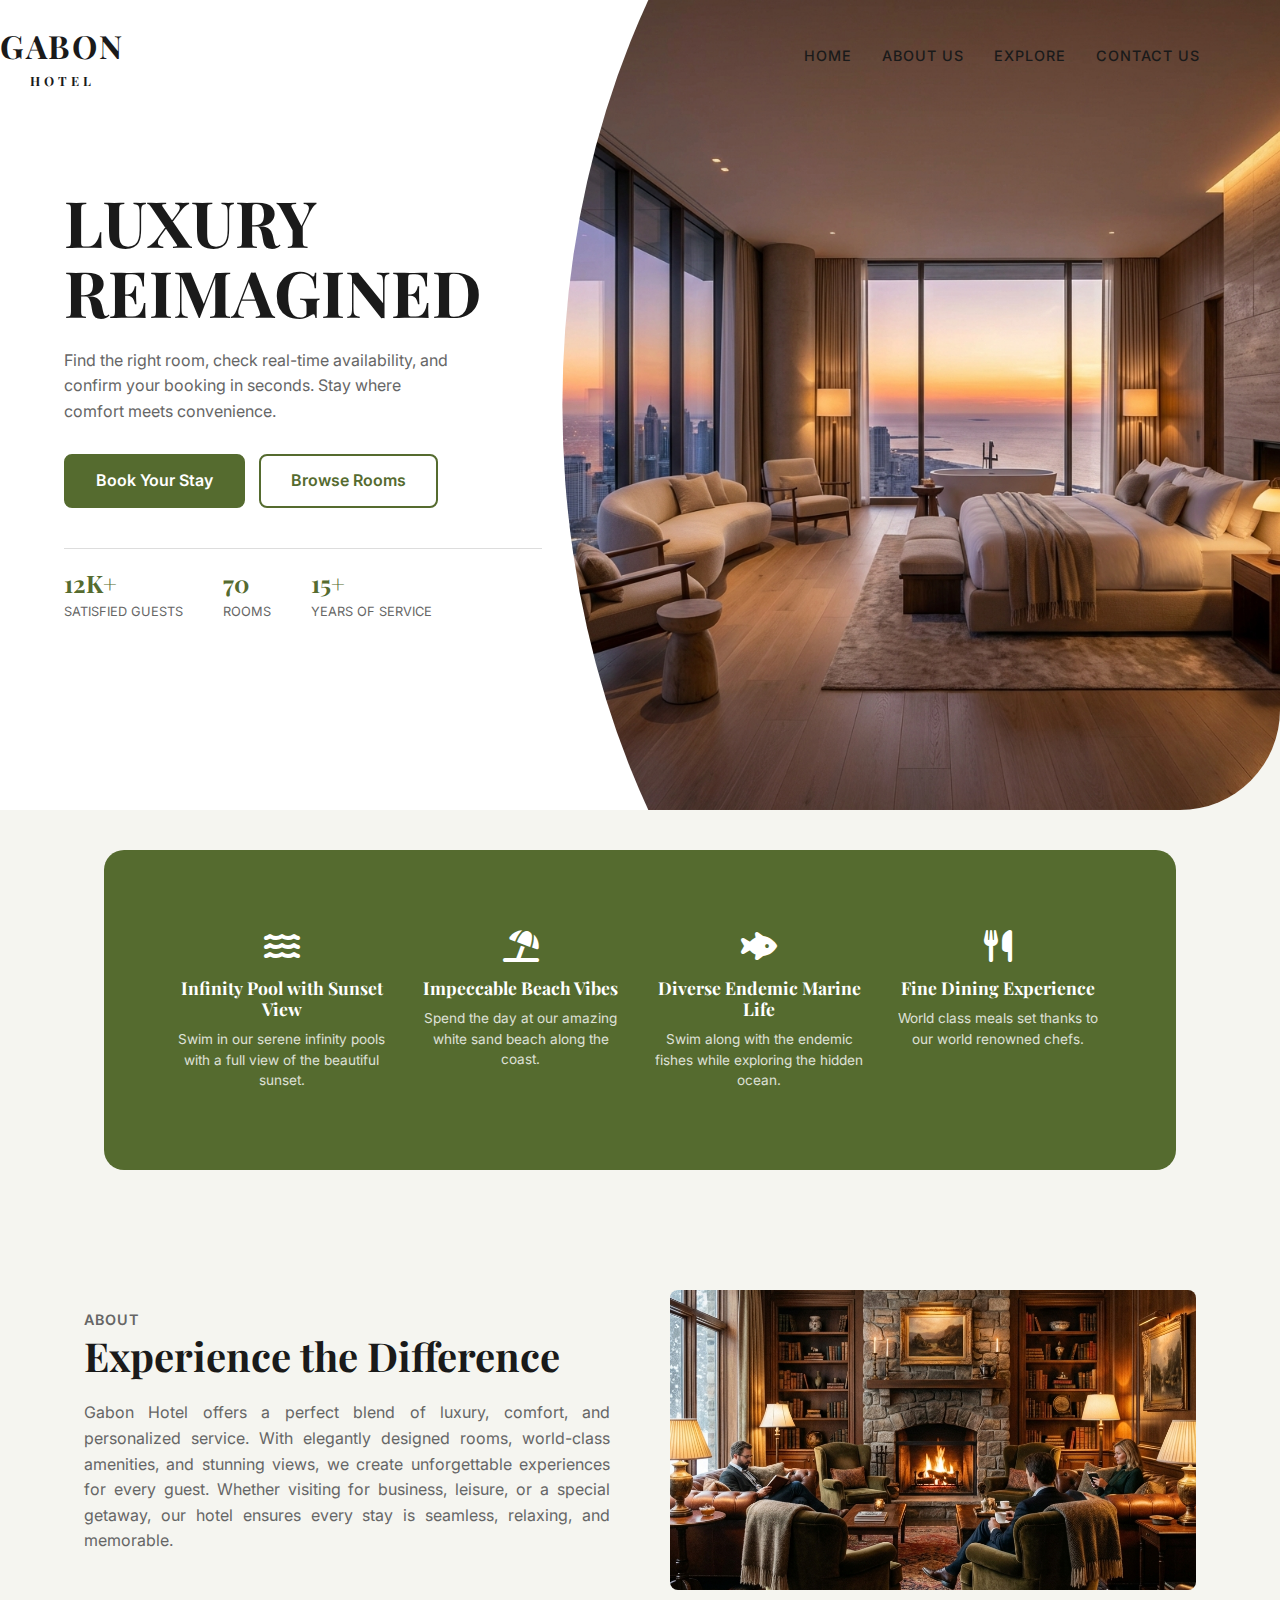
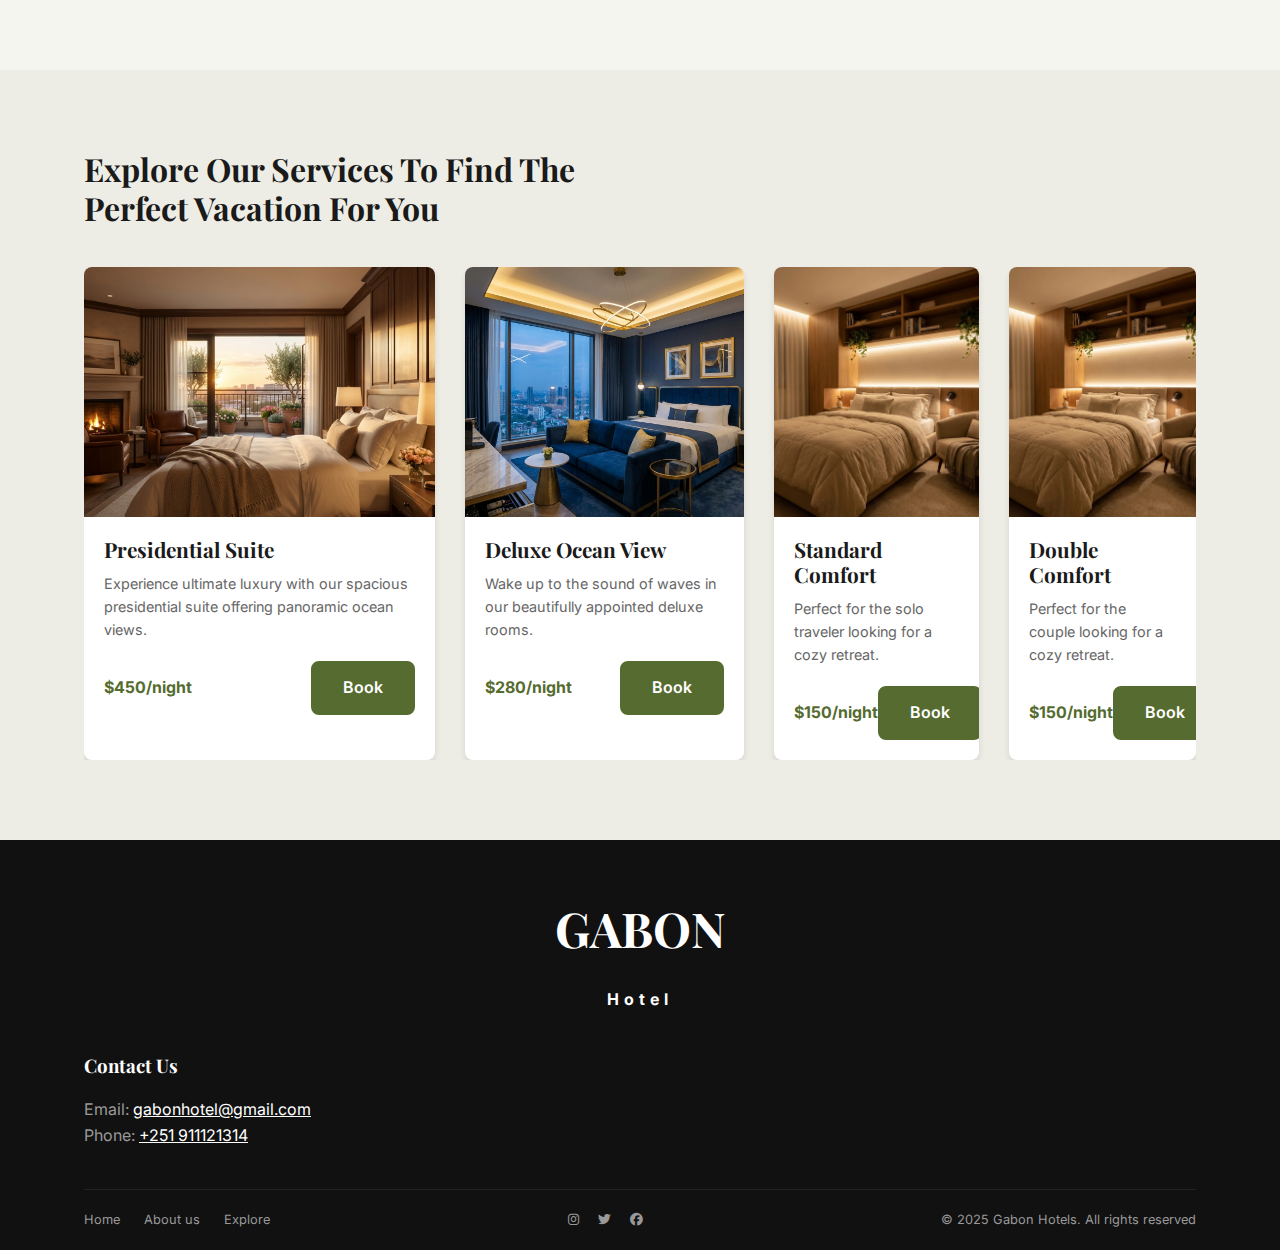
<file: index.html>
<!DOCTYPE html>
<html lang="en">
  <head>
    <meta charset="UTF-8" />
    <meta name="viewport" content="width=device-width, initial-scale=1.0" />
    <title>Gabon Hotel - Luxury Reimagined</title>
    <link rel="preconnect" href="https://fonts.googleapis.com" />
    <link rel="preconnect" href="https://fonts.gstatic.com" crossorigin />
    <link
      href="https://fonts.googleapis.com/css2?family=Inter:wght@400;500;600&family=Playfair+Display:ital,wght@0,400;0,700;1,400&display=swap"
      rel="stylesheet"
    />
    <link
      rel="stylesheet"
      href="https://cdnjs.cloudflare.com/ajax/libs/font-awesome/6.4.0/css/all.min.css"
    />
    <link rel="stylesheet" href="css/style.css" />
  </head>

  <body>
    <!-- Navbar -->
    <nav class="navbar container">
      <a href="index.html" class="logo"
        >Gabon<br /><span
          style="
            font-size: 0.8rem;
            letter-spacing: 4px;
            display: block;
            text-align: center;
          "
          >Hotel</span
        ></a
      >

      <div class="nav-links">
        <a href="index.html">Home</a>
        <a href="#about">About us</a>
        <a href="#explore">Explore</a>
        <a href="#contact">Contact Us</a>
      </div>
    </nav>

    <!-- Hero Section -->
    <header class="hero">
      <div class="hero-content">
        <h1>LUXURY<br />REIMAGINED</h1>
        <p>
          Find the right room, check real-time availability, and confirm your
          booking in seconds. Stay where comfort meets convenience.
        </p>

        <div style="margin-bottom: 30px">
          <a href="booking.html" class="btn">Book Your Stay</a>
          <a href="#explore" class="btn btn-outline" style="margin-left: 10px"
            >Browse Rooms</a
          >
        </div>

        <div class="hero-stats">
          <div class="stat-item">
            <h3>12K+</h3>
            <span>Satisfied Guests</span>
          </div>
          <div class="stat-item">
            <h3>70</h3>
            <span>Rooms</span>
          </div>
          <div class="stat-item">
            <h3>15+</h3>
            <span>Years of Service</span>
          </div>
        </div>
      </div>
      <div class="hero-image">
        <img src="images/hero_bg.png" alt="Luxury Hotel Room View" />
      </div>
    </header>

    <!-- Features -->
    <div class="container">
      <section class="features">
        <div class="features-grid container">
          <div class="feature-item">
            <i class="fa-solid fa-water"></i>
            <h4>Infinity Pool with Sunset View</h4>
            <p>
              Swim in our serene infinity pools with a full view of the
              beautiful sunset.
            </p>
          </div>
          <div class="feature-item">
            <i class="fa-solid fa-umbrella-beach"></i>
            <h4>Impeccable Beach Vibes</h4>
            <p>
              Spend the day at our amazing white sand beach along the coast.
            </p>
          </div>
          <div class="feature-item">
            <i class="fa-solid fa-fish-fins"></i>
            <h4>Diverse Endemic Marine Life</h4>
            <p>
              Swim along with the endemic fishes while exploring the hidden
              ocean.
            </p>
          </div>
          <div class="feature-item">
            <i class="fa-solid fa-utensils"></i>
            <h4>Fine Dining Experience</h4>
            <p>World class meals set thanks to our world renowned chefs.</p>
          </div>
        </div>
      </section>

      <!-- About -->
      <section id="about" class="about">
        <div class="about-container">
          <div class="about-text">
            <span
              style="
                text-transform: uppercase;
                font-weight: 600;
                font-size: 0.9rem;
                letter-spacing: 1px;
                color: var(--text-gray);
              "
              >About</span
            >
            <h2>Experience the Difference</h2>
            <p>
              Gabon Hotel offers a perfect blend of luxury, comfort, and
              personalized service. With elegantly designed rooms, world-class
              amenities, and stunning views, we create unforgettable experiences
              for every guest. Whether visiting for business, leisure, or a
              special getaway, our hotel ensures every stay is seamless,
              relaxing, and memorable.
            </p>
          </div>
          <div class="about-images">
            <img
              src="images/feature_about.png"
              alt="Hotel Interior"
              style="grid-column: span 2"
            />
          </div>
        </div>
      </section>
    </div>

    <section id="explore" class="services">
      <div class="container">
        <h2 class="section-title">
          Explore Our Services To Find The Perfect Vacation For You
        </h2>
        <div
          class="service-grid"
          style="
            display: flex;
            flex-wrap: nowrap;
            gap: 30px;
            overflow-x: auto;
            scroll-behavior: smooth;
            -webkit-overflow-scrolling: touch;
            width: 100%;
          "
        >
          <div class="service-card">
            <img src="images/room_suite.png" alt="Suite" />
            <div class="service-content">
              <h3>Presidential Suite</h3>
              <p>
                Experience ultimate luxury with our spacious presidential suite
                offering panoramic ocean views.
              </p>
              <div class="service-footer">
                <span class="price">$450/night</span>
                <a href="booking.html" class="btn">Book</a>
              </div>
            </div>
          </div>
          <div class="service-card">
            <img src="images/room_deluxe.png" alt="Deluxe Room" />
            <div class="service-content">
              <h3>Deluxe Ocean View</h3>
              <p>
                Wake up to the sound of waves in our beautifully appointed
                deluxe rooms.
              </p>
              <div class="service-footer">
                <span class="price">$280/night</span>
                <a href="booking.html" class="btn">Book</a>
              </div>
            </div>
          </div>
          <div class="service-card">
            <img src="images/room_standard.png" alt="Standard Room" />
            <div class="service-content">
              <h3>Standard Comfort</h3>
              <p>Perfect for the solo traveler looking for a cozy retreat.</p>
              <div class="service-footer">
                <span class="price">$150/night</span>
                <a href="booking.html" class="btn">Book</a>
              </div>
            </div>
          </div>

          <div class="service-card">
            <img src="images/room_standard.png" alt="Double Room" />
            <div class="service-content">
              <h3>Double Comfort</h3>
              <p>Perfect for the couple looking for a cozy retreat.</p>
              <div class="service-footer">
                <span class="price">$150/night</span>
                <a href="booking.html" class="btn">Book</a>
              </div>
            </div>
          </div>
        </div>
      </div>
    </section>
    <footer id="contact">
      <div class="container">
        <div class="text-center" style="margin-bottom: 40px">
          <h2 style="color: #fff; font-size: 3rem">
            GABON<br /><span
              style="
                font-size: 1rem;
                letter-spacing: 5px;
                font-family: var(--font-body);
              "
              >Hotel</span
            >
          </h2>
        </div>

        <div class="footer-content">
          <div class="contact-section">
            <h3>Contact Us</h3>
            <p>
              Email:
              <a
                href="mailto:info@gabonhotel.com"
                style="color: #fff; text-decoration: underline"
                >gabonhotel@gmail.com</a
              >
            </p>
            <p>
              Phone:
              <a
                href="tel:+1234567890"
                style="color: #fff; text-decoration: underline"
                >+251 911121314</a
              >
            </p>
          </div>
        </div>

        <div class="footer-bottom">
          <div class="links">
            <a href="#" style="margin-right: 20px">Home</a>
            <a href="#about" style="margin-right: 20px">About us</a>
            <a href="#explore">Explore</a>
          </div>
          <div>
            <i class="fa-brands fa-instagram" style="margin-right: 15px"></i>
            <i class="fa-brands fa-twitter" style="margin-right: 15px"></i>
            <i class="fa-brands fa-facebook"></i>
          </div>
          <div>© 2025 Gabon Hotels. All rights reserved</div>
        </div>
      </div>
    </footer>
  </body>
</html>
</file>
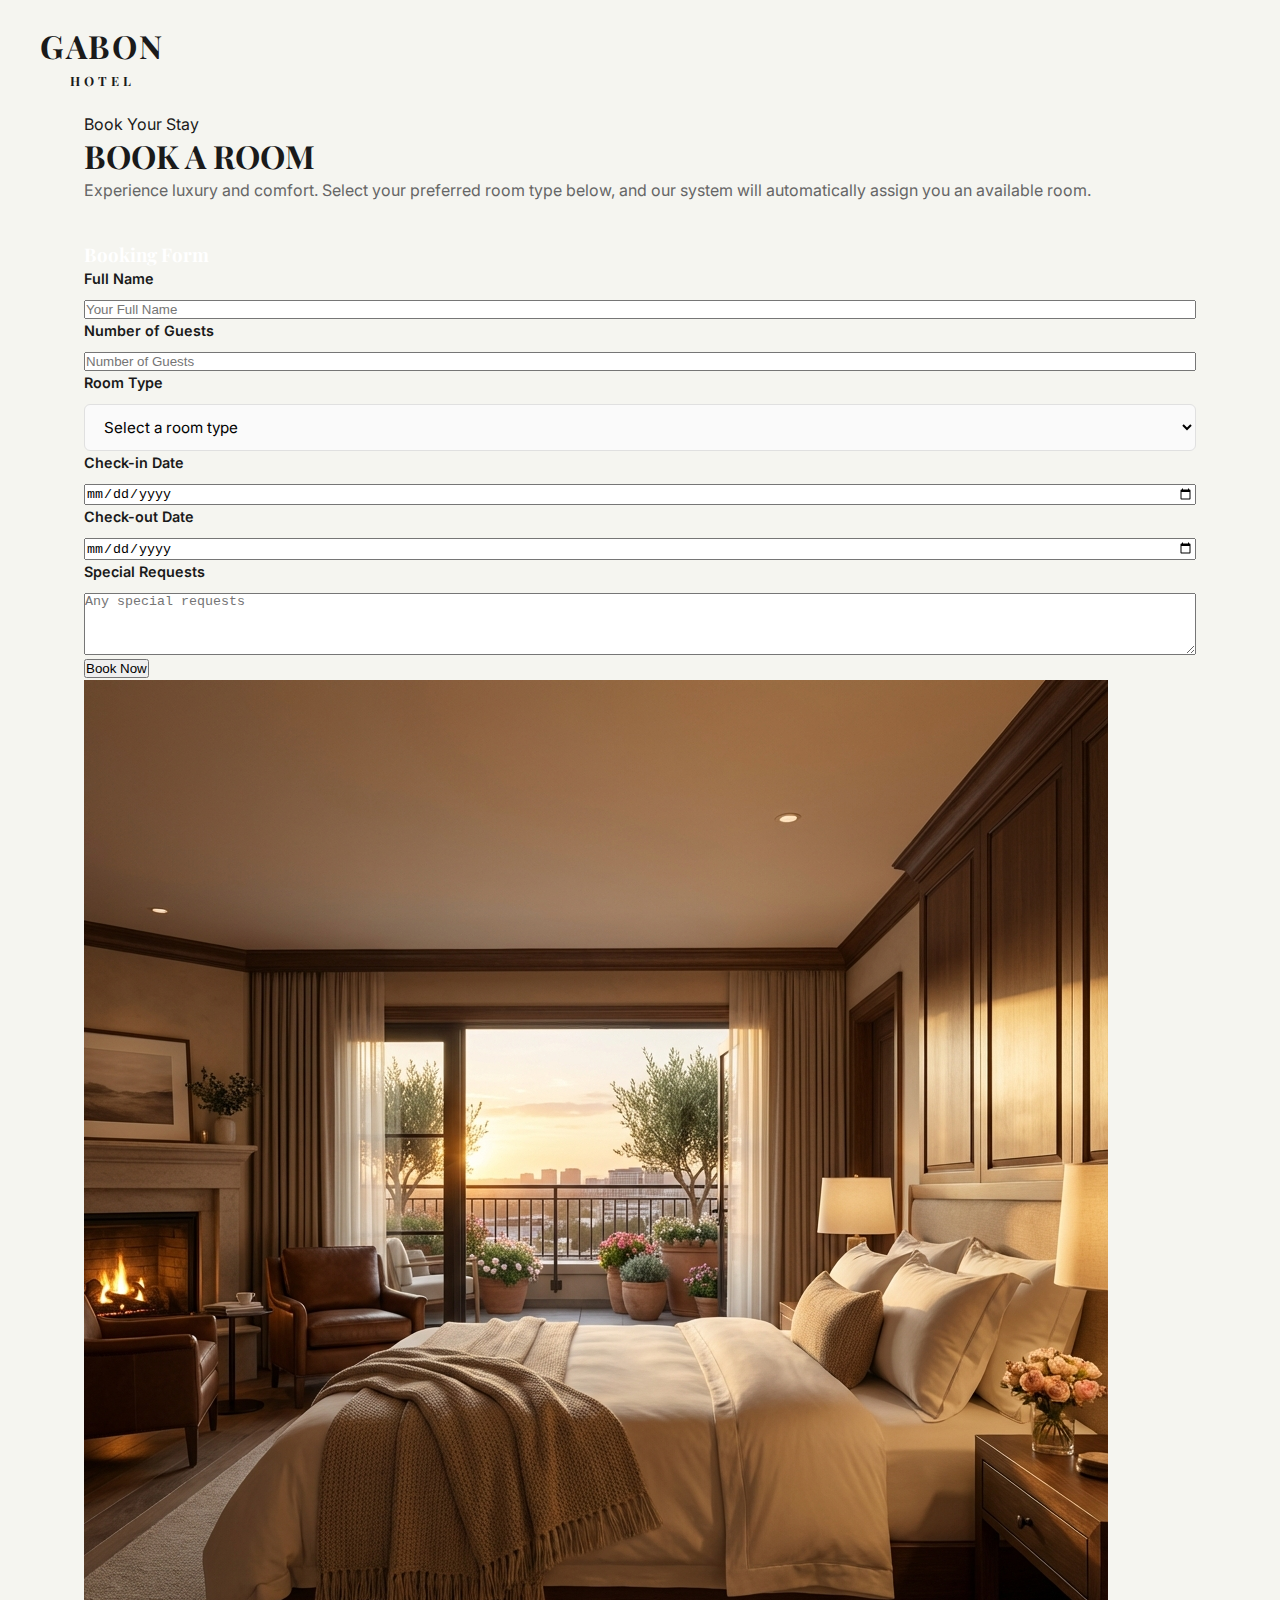
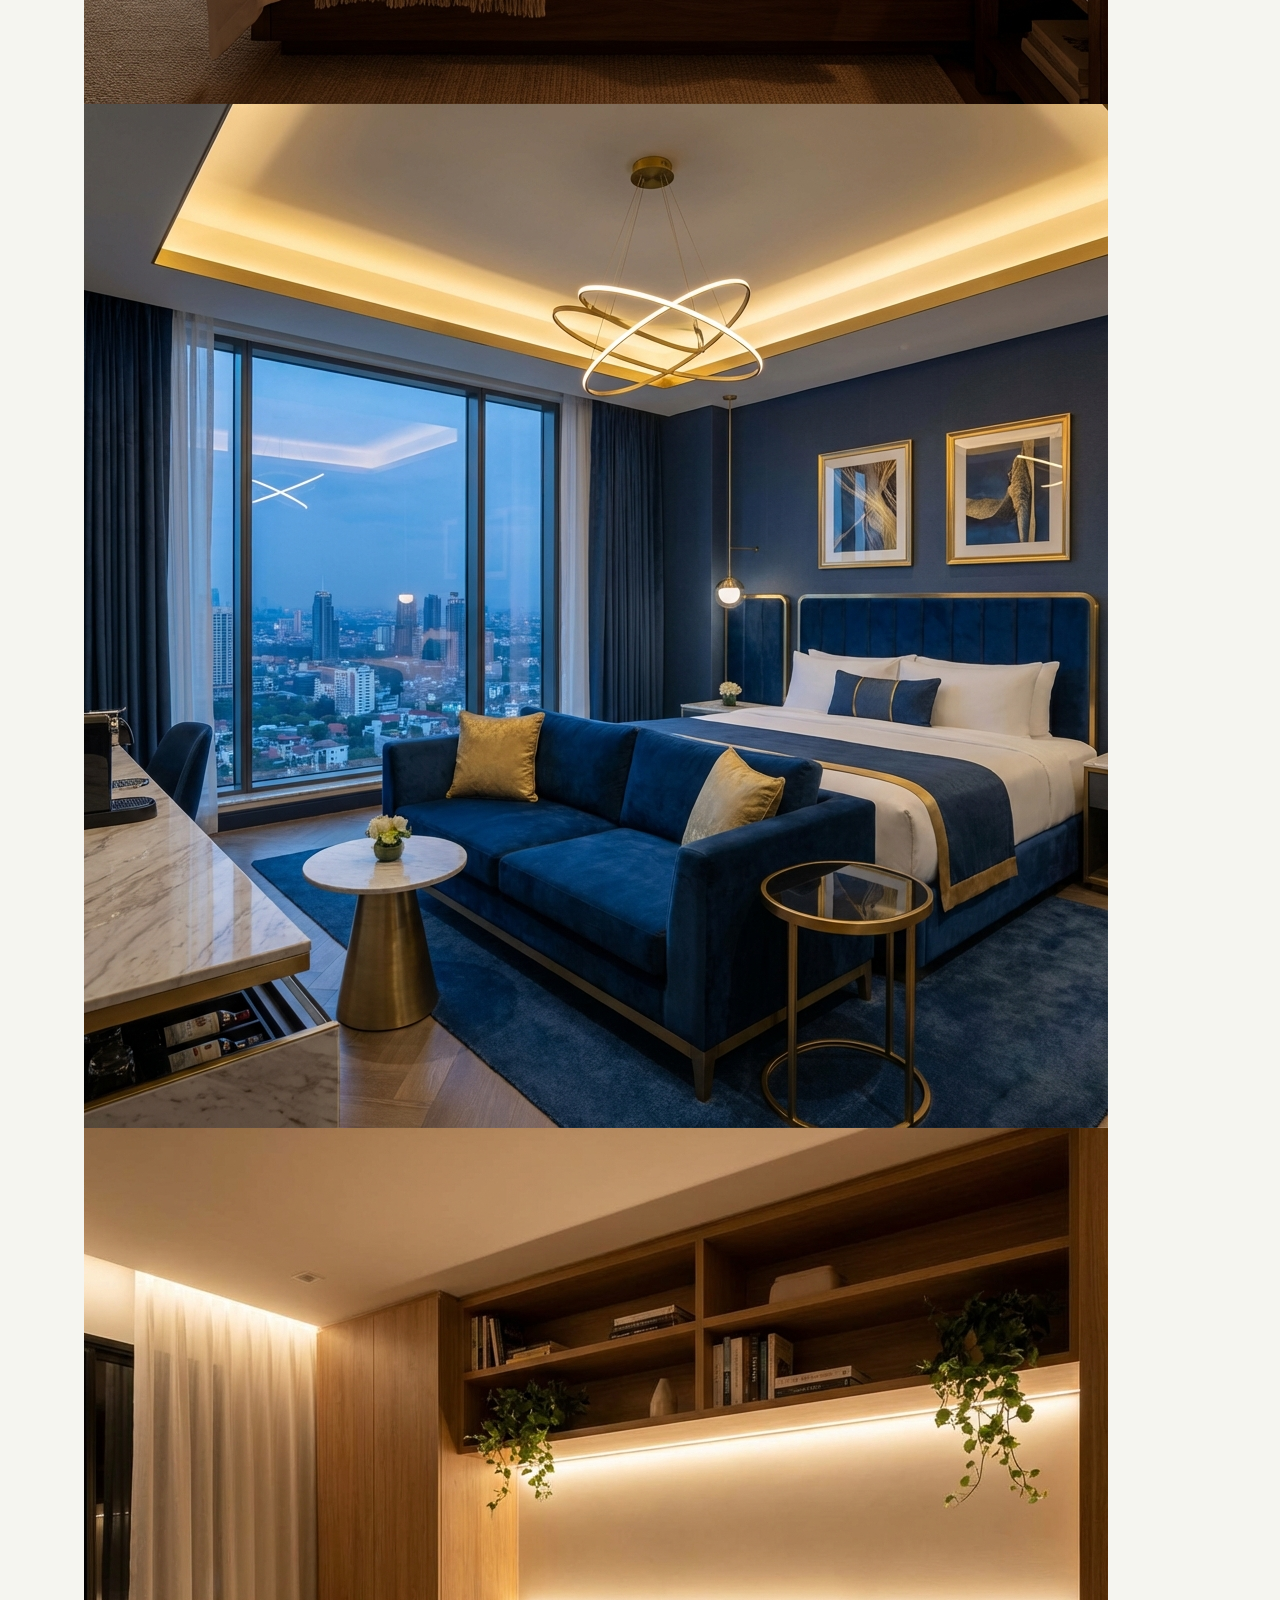
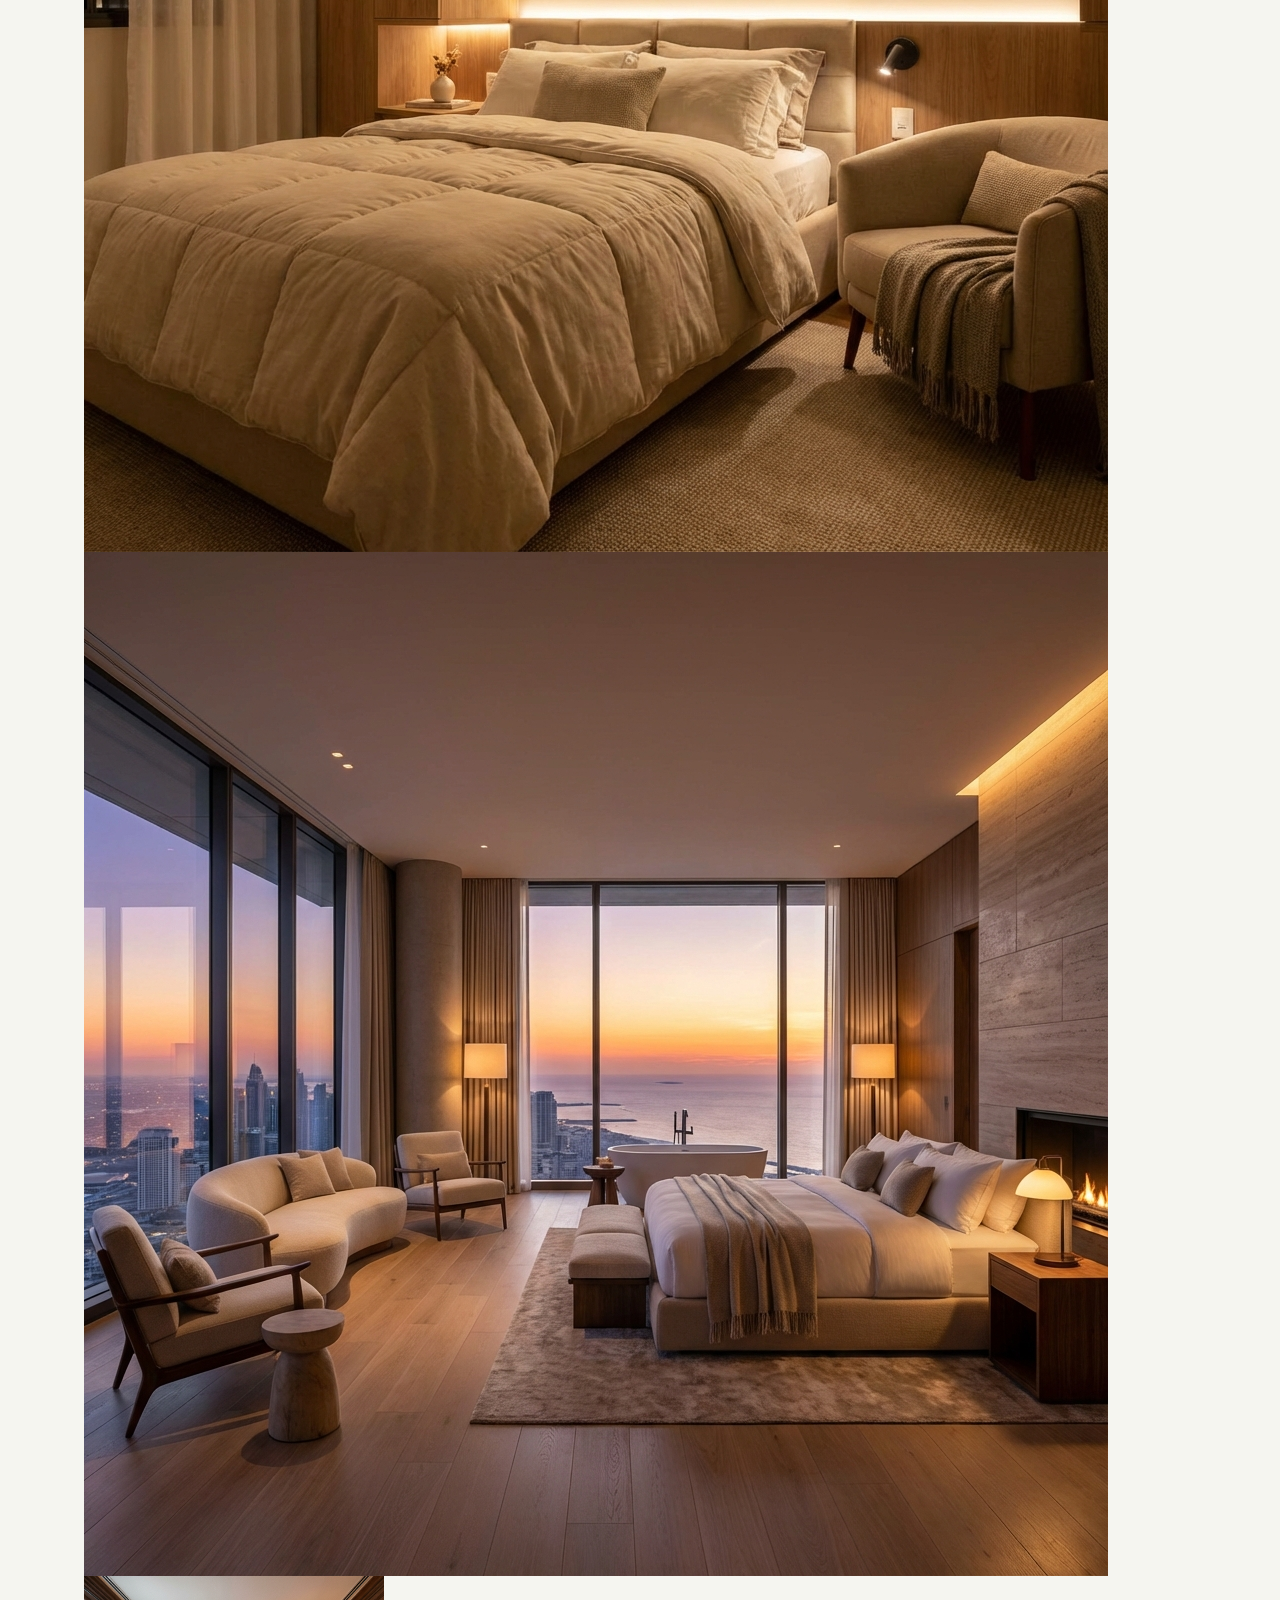
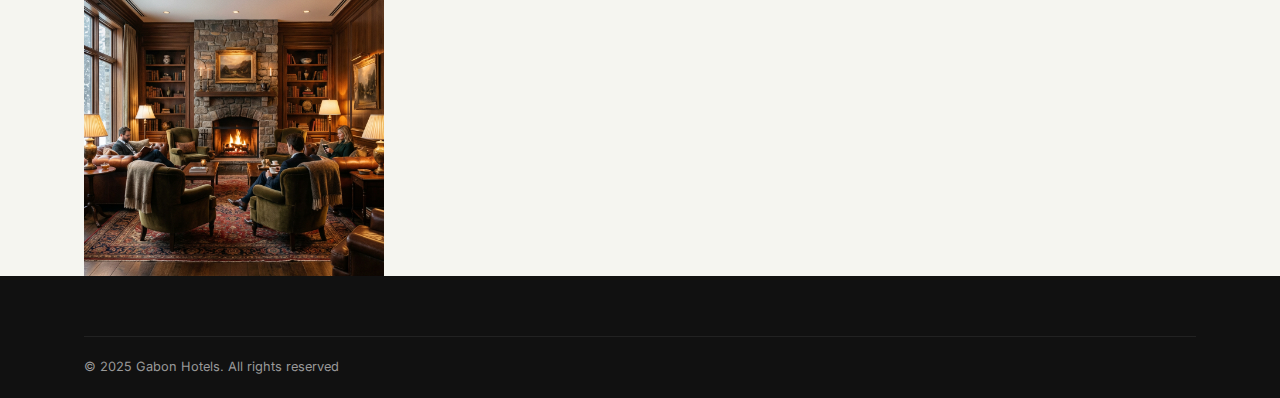
<file: booking.html>
<!DOCTYPE html>
<html lang="en">
  <head>
    <meta charset="UTF-8" />
    <meta name="viewport" content="width=device-width, initial-scale=1.0" />
    <title>Gabon Hotel - Booking</title>
    <link rel="preconnect" href="https://fonts.googleapis.com" />
    <link rel="preconnect" href="https://fonts.gstatic.com" crossorigin />
    <link
      href="https://fonts.googleapis.com/css2?family=Inter:wght@400;500;600&family=Playfair+Display:ital,wght@0,400;0,700;1,400&display=swap"
      rel="stylesheet"
    />
    <link
      rel="stylesheet"
      href="https://cdnjs.cloudflare.com/ajax/libs/font-awesome/6.4.0/css/all.min.css"
    />
    <link rel="stylesheet" href="css/style.css" />
    <style>
      .alert {
        padding: 15px;
        margin-bottom: 20px;
        border-radius: 4px;
        display: none;
        text-align: center;
        font-family: 'Inter', sans-serif;
      }
      .alert-success { background-color: #dff0d8; color: #3c763d; border: 1px solid #d6e9c6; }
      .alert-error { background-color: #f2dede; color: #a94442; border: 1px solid #ebccd1; }
    </style>
  </head>

  <body>
    <nav class="navbar container" style="position: relative">
      <a href="index.html" class="logo"
        >Gabon<br /><span
          style="
            font-size: 0.8rem;
            letter-spacing: 4px;
            display: block;
            text-align: center;
          "
          >Hotel</span
        ></a
      >
    </nav>

    <div class="container detail-header">
      <div class="top-links">
        <span>Book Your Stay</span>
      </div>

      <div id="statusAlert" class="alert"></div>

      <div class="service-layout">
        <div class="left-col">
          <div class="service-info">
            <h1>BOOK A ROOM</h1>
            <p
              style="
                color: var(--text-gray);
                margin-bottom: 40px;
                line-height: 1.8;
              "
            >
              Experience luxury and comfort. Select your preferred room type below, and our system will automatically assign you an available room.
            </p>
          </div>

          <div class="booking-widget-container">
            <div class="booking-widget">
              <h3 style="color: #fff">Booking Form</h3>
              
              <form action="submitBooking" method="POST">
                <div class="form-group">
                  <label for="guest-name">Full Name</label>
                  <input
                    type="text"
                    name="guest-name"
                    id="guest-name"
                    placeholder="Your Full Name"
                    required
                  />
                </div>
                
                <div class="form-group">
                  <label for="guest-amount">Number of Guests</label>
                  <input
                    type="number"
                    name="guest-amount"
                    id="guest-amount"
                    placeholder="Number of Guests"
                    min="1"
                    required
                  />
                </div>

                <div class="form-group">
                  <label for="room-type">Room Type</label>
                  <select name="room-type" id="room-type" required class="form-control">
                    <option value="">Select a room type</option>
                    <option value="Single">Single</option>
                    <option value="Double">Double</option>
                    <option value="Deluxe">Deluxe</option>
                    <option value="Suite">Suite</option>
                  </select>
                </div>

                <div class="form-group">
                  <label for="checkin">Check-in Date</label>
                  <input type="date" name="checkin" id="checkin" required />
                </div>

                <div class="form-group">
                  <label for="checkout">Check-out Date</label>
                  <input type="date" name="checkout" id="checkout" required />
                </div>

                <div class="form-group">
                  <label for="special-request">Special Requests</label>
                  <textarea
                    name="special-request"
                    id="special-request"
                    rows="4"
                    placeholder="Any special requests"
                  ></textarea>
                </div>

                <button type="submit" class="book-btn">Book Now</button>
              </form>
            </div>
          </div>
        </div>

        <div class="right-col">
          <div class="gallery-grid">
            <img src="images/room_suite.png" alt="Suite Room" />
            <img src="images/room_deluxe.png" alt="Deluxe Room" />
            <img src="images/room_standard.png" alt="Standard Room" />
            <img src="images/hero_bg.png" alt="Hotel View" />
            <img
              src="images/feature_about.png"
              alt="Amenities"
              style="grid-column: span 2; height: 300px"
            />
          </div>
        </div>
      </div>
    </div>

    <footer id="contact">
      <div class="container">
        <div class="footer-bottom">
          <div>© 2025 Gabon Hotels. All rights reserved</div>
        </div>
      </div>
    </footer>

    <script>
      // Handle response messages from URL parameters
      window.onload = function() {
        const urlParams = new URLSearchParams(window.location.search);
        const status = urlParams.get('status');
        const alertBox = document.getElementById('statusAlert');

        if (status === 'success') {
          alertBox.innerText = "Success! Your room has been booked and is now occupied.";
          alertBox.className = "alert alert-success";
          alertBox.style.display = "block";
        } else if (status === 'no_available_rooms') {
          alertBox.innerText = "Sorry, no rooms of that type are currently available.";
          alertBox.className = "alert alert-error";
          alertBox.style.display = "block";
        } else if (status === 'error') {
          alertBox.innerText = "An error occurred. Please try again later.";
          alertBox.className = "alert alert-error";
          alertBox.style.display = "block";
        }
      };
    </script>
  </body>
</html>
</file>
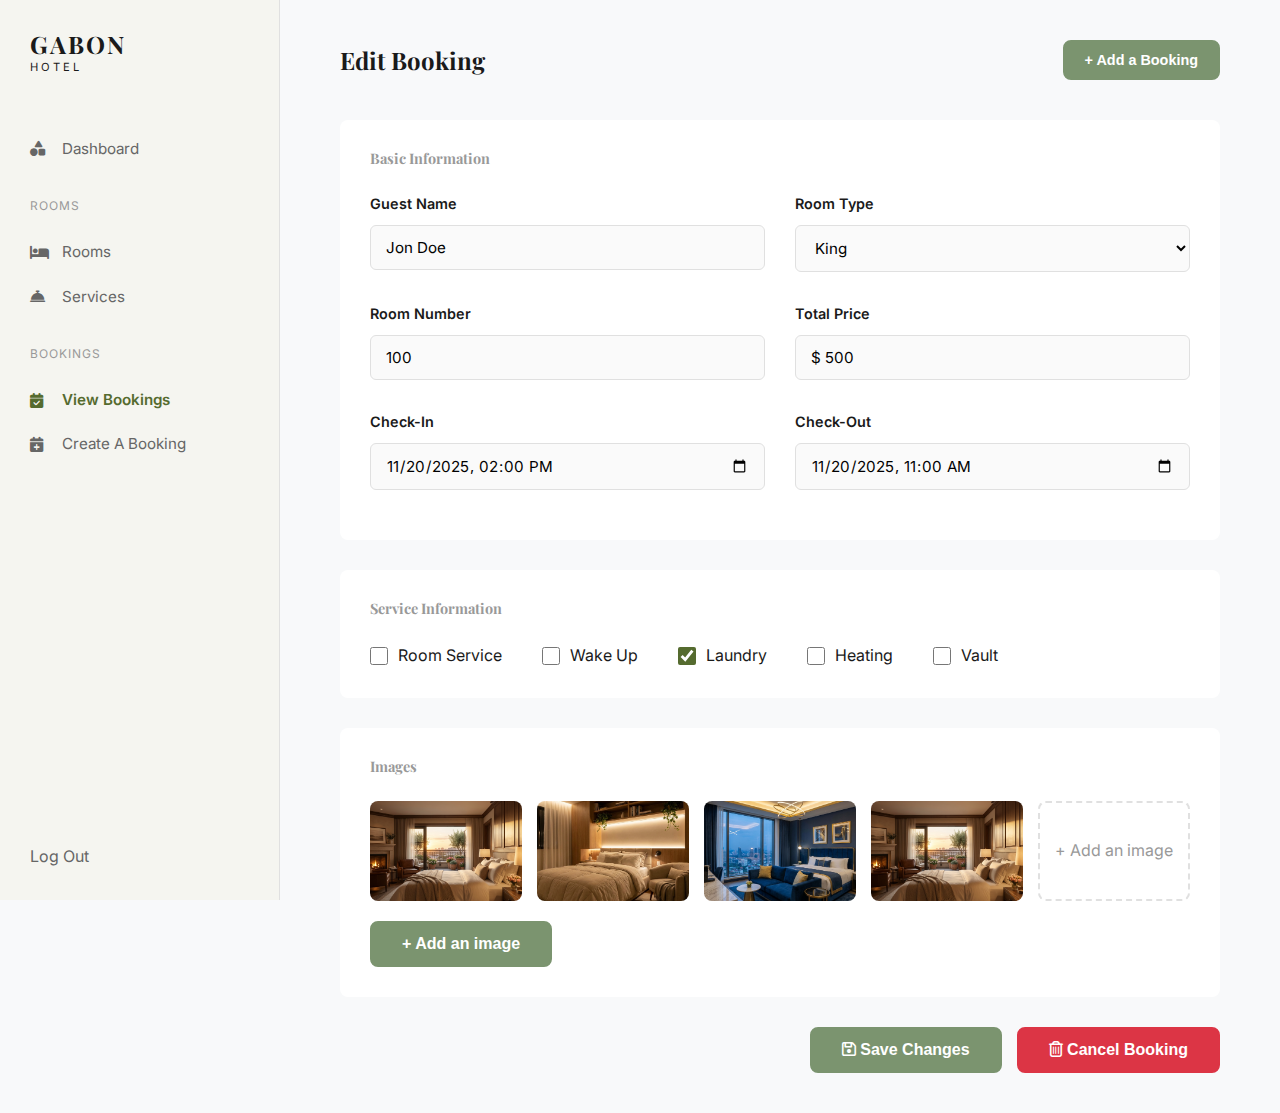
<file: bookings-edit.html>
<!DOCTYPE html>
<html lang="en">

<head>
    <meta charset="UTF-8">
    <meta name="viewport" content="width=device-width, initial-scale=1.0">
    <title>Gabon Hotel - Edit Booking</title>
    <link rel="preconnect" href="https://fonts.googleapis.com">
    <link rel="preconnect" href="https://fonts.gstatic.com" crossorigin>
    <link
        href="https://fonts.googleapis.com/css2?family=Inter:wght@400;500;600&family=Playfair+Display:ital,wght@0,400;0,700;1,400&display=swap"
        rel="stylesheet">
    <link rel="stylesheet" href="https://cdnjs.cloudflare.com/ajax/libs/font-awesome/6.4.0/css/all.min.css">
    <link rel="stylesheet" href="css/style.css">
</head>

<body>

    <div class="admin-container">
        <!-- Sidebar -->
        <aside class="sidebar">
            <div class="sidebar-logo">
                <h2>GABON</h2>
                <span>HOTEL</span>
            </div>

            <div class="sidebar-menu">
                <div class="menu-item" onclick="window.location.href='dashboard.html'"><i
                        class="fa-solid fa-shapes"></i> <span>Dashboard</span></div>

                <div class="menu-category">Rooms</div>
                <div class="menu-item" onclick="window.location.href='rooms-list.html'"><i class="fa-solid fa-bed"></i>
                    <span>Rooms</span></div>
                <div class="menu-item"><i class="fa-solid fa-bell-concierge"></i> <span>Services</span></div>

                <div class="menu-category">Bookings</div>
                <div class="menu-item active" onclick="window.location.href='bookings-list.html'"><i
                        class="fa-solid fa-calendar-check"></i> <span>View Bookings</span></div>
                <div class="menu-item" onclick="window.location.href='bookings-edit.html'"><i
                        class="fa-solid fa-calendar-plus"></i> <span>Create A Booking</span></div>
            </div>

            <div class="sidebar-footer">
                <span>Log Out</span>
            </div>
        </aside>

        <!-- Main Content -->
        <main class="admin-content">
            <div class="admin-header">
                <h2>Edit Booking</h2>
                <!-- Button in screenshot says + Add a Room, but logically should be + Add a Booking or similar. I'll stick to Add a Booking. -->
                <button class="btn"
                    style="padding: 10px 20px; font-size: 0.9rem; background-color: #7b946f; border-color: #7b946f;">+
                    Add a Booking</button>
            </div>

            <form>
                <!-- Basic Info -->
                <div class="form-section">
                    <h3 class="form-title">Basic Information</h3>
                    <div class="form-grid">
                        <div class="form-group">
                            <label>Guest Name</label>
                            <input type="text" class="form-control" value="Jon Doe">
                        </div>
                        <div class="form-group">
                            <label>Room Type</label>
                            <select class="form-control">
                                <option>King</option>
                                <option>Queen</option>
                                <option>Twin</option>
                            </select>
                        </div>
                        <div class="form-group">
                            <label>Room Number</label>
                            <input type="text" class="form-control" value="100">
                        </div>
                        <div class="form-group">
                            <label>Total Price</label>
                            <input type="text" class="form-control" value="$ 500">
                        </div>
                        <div class="form-group">
                            <label>Check-In</label>
                            <input type="datetime-local" class="form-control" value="2025-11-20T14:00">
                        </div>
                        <div class="form-group">
                            <label>Check-Out</label>
                            <input type="datetime-local" class="form-control" value="2025-11-20T11:00">
                        </div>
                    </div>
                </div>

                <!-- Service Info -->
                <div class="form-section">
                    <h3 class="form-title">Service Information</h3>
                    <div class="checkbox-group">
                        <label class="custom-checkbox">
                            <input type="checkbox"> Room Service
                        </label>
                        <label class="custom-checkbox">
                            <input type="checkbox"> Wake Up
                        </label>
                        <label class="custom-checkbox">
                            <input type="checkbox" checked> Laundry
                        </label>
                        <label class="custom-checkbox">
                            <input type="checkbox"> Heating
                        </label>
                        <label class="custom-checkbox">
                            <input type="checkbox"> Vault
                        </label>
                    </div>
                </div>

                <!-- Images (Booking Attachments / ID / Receipt) -->
                <!-- Keeping consistent with screenshot which shows Room images -->
                <div class="form-section">
                    <h3 class="form-title">Images</h3>
                    <div class="image-edit-grid">
                        <div class="image-edit-item">
                            <img src="images/room_suite.png" alt="ID Scan">
                        </div>
                        <div class="image-edit-item">
                            <img src="images/room_standard.png" alt="Receipt">
                        </div>
                        <div class="image-edit-item">
                            <img src="images/room_deluxe.png" alt="Receipt">
                        </div>
                        <div class="image-edit-item">
                            <img src="images/room_suite.png" alt="Receipt">
                        </div>

                        <div class="add-image-btn">
                            <span>+ Add an image</span>
                        </div>
                    </div>
                    <button type="button" class="btn"
                        style="margin-top: 20px; background-color: #7b946f; border-color: #7b946f;">+ Add an
                        image</button>
                </div>

                <!-- Footer Actions -->
                <div style="display: flex; justify-content: flex-end; gap: 15px; margin-top: 20px;">
                    <button type="button" class="btn" style="background-color: #7b946f; border-color: #7b946f;"><i
                            class="fa-regular fa-floppy-disk"></i> Save Changes</button>
                    <button type="button" class="btn" style="background-color: #dc3545; border-color: #dc3545;"><i
                            class="fa-regular fa-trash-can"></i> Cancel Booking</button>
                </div>

            </form>
        </main>
    </div>

</body>

</html>
</file>
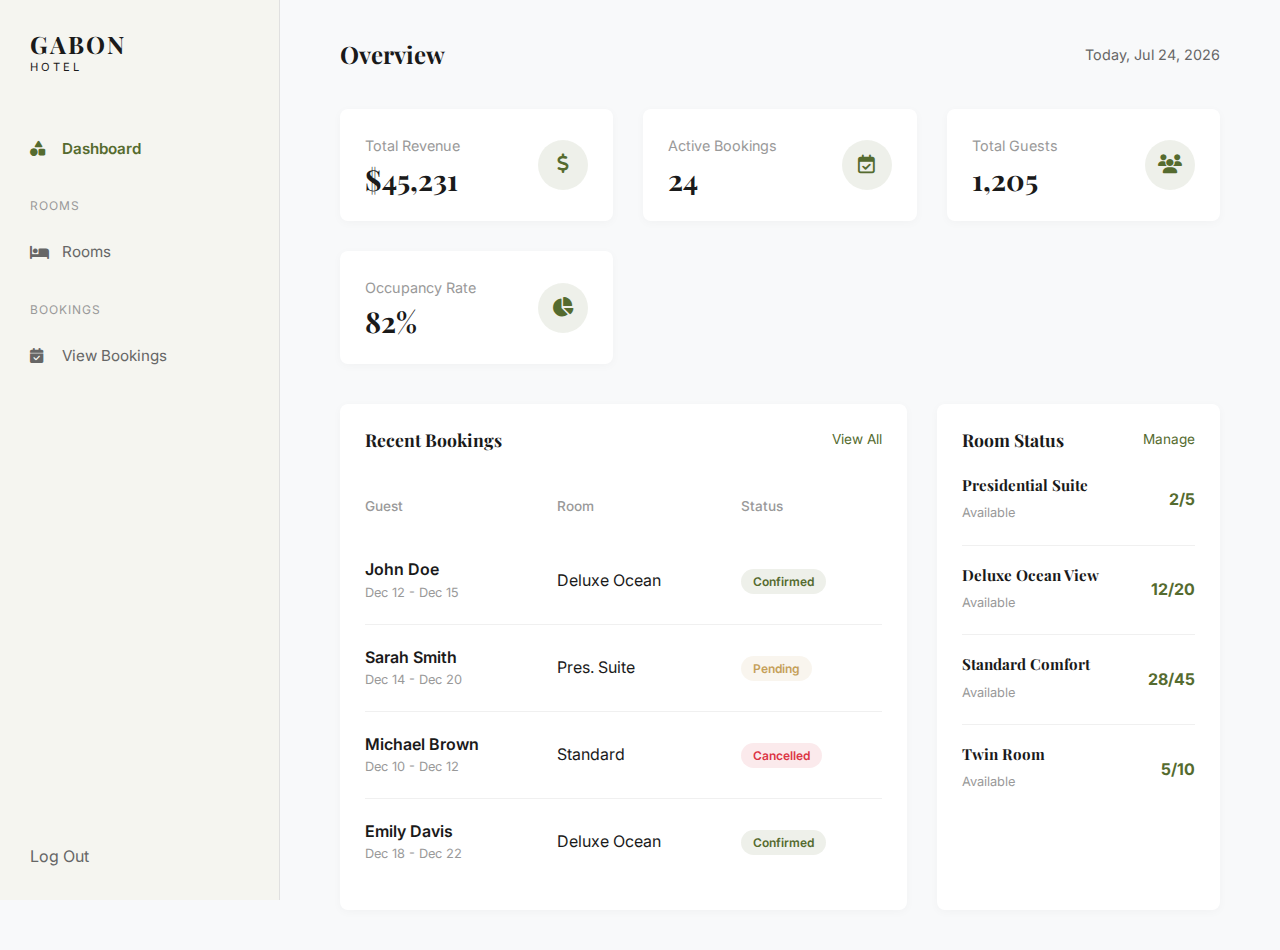
<file: dashboard.html>
<!DOCTYPE html>
<html lang="en">
  <head>
    <meta charset="UTF-8" />
    <meta name="viewport" content="width=device-width, initial-scale=1.0" />
    <title>Gabon Hotel - Admin Dashboard</title>
    <link rel="preconnect" href="https://fonts.googleapis.com" />
    <link rel="preconnect" href="https://fonts.gstatic.com" crossorigin />
    <link
      href="https://fonts.googleapis.com/css2?family=Inter:wght@400;500;600&family=Playfair+Display:ital,wght@0,400;0,700;1,400&display=swap"
      rel="stylesheet"
    />
    <link
      rel="stylesheet"
      href="https://cdnjs.cloudflare.com/ajax/libs/font-awesome/6.4.0/css/all.min.css"
    />
    <link rel="stylesheet" href="css/style.css" />
  </head>

  <body>
    <div class="admin-container">
      <!-- Sidebar -->
      <aside class="sidebar">
        <div class="sidebar-logo">
          <h2>GABON</h2>
          <span>HOTEL</span>
        </div>

        <div class="sidebar-menu">
          <div
            class="menu-item active"
            onclick="window.location.href='dashboard.html'"
          >
            <i class="fa-solid fa-shapes"></i> <span>Dashboard</span>
          </div>

          <div class="menu-category">Rooms</div>
          <div
            class="menu-item"
            onclick="window.location.href='rooms-list.html'"
          >
            <i class="fa-solid fa-bed"></i> <span>Rooms</span>
          </div>

          <div class="menu-category">Bookings</div>
          <div
            class="menu-item"
            onclick="window.location.href='bookings-list.html'"
          >
            <i class="fa-solid fa-calendar-check"></i>
            <span>View Bookings</span>
          </div>
        </div>

        <div class="sidebar-footer">
          <a href="login.html"> <span>Log Out</span></a>
        </div>
      </aside>

      <!-- Main Content -->
      <main class="admin-content">
        <div class="admin-header">
          <h2>Overview</h2>
          <div
            id="current-date"
            style="color: var(--text-gray); font-size: 0.9rem"
          >
            <!-- Date will appear here -->
          </div>
        </div>

        <!-- Stats Grid -->
        <div class="dashboard-stats">
          <div class="stat-card">
            <div class="stat-info">
              <span>Total Revenue</span>
              <h3>$45,231</h3>
            </div>
            <div class="stat-icon">
              <i class="fa-solid fa-dollar-sign"></i>
            </div>
          </div>
          <div class="stat-card">
            <div class="stat-info">
              <span>Active Bookings</span>
              <h3>24</h3>
            </div>
            <div class="stat-icon">
              <i class="fa-regular fa-calendar-check"></i>
            </div>
          </div>
          <div class="stat-card">
            <div class="stat-info">
              <span>Total Guests</span>
              <h3>1,205</h3>
            </div>
            <div class="stat-icon">
              <i class="fa-solid fa-users"></i>
            </div>
          </div>
          <div class="stat-card">
            <div class="stat-info">
              <span>Occupancy Rate</span>
              <h3>82%</h3>
            </div>
            <div class="stat-icon">
              <i class="fa-solid fa-chart-pie"></i>
            </div>
          </div>
        </div>

        <!-- Dashboard Split View -->
        <div class="dashboard-split">
          <!-- Recent Bookings -->
          <div class="dashboard-card">
            <div class="card-header">
              <h3>Recent Bookings</h3>
              <a href="#" class="view-all">View All</a>
            </div>
            <div
              class="admin-table-container"
              style="box-shadow: none; padding: 0"
            >
              <table class="admin-table">
                <thead>
                  <tr>
                    <th style="padding-left: 0">Guest</th>
                    <th>Room</th>
                    <th>Status</th>
                  </tr>
                </thead>
                <tbody>
                  <tr>
                    <td style="padding-left: 0">
                      <div style="font-weight: 600">John Doe</div>
                      <div style="font-size: 0.8rem; color: #999">
                        Dec 12 - Dec 15
                      </div>
                    </td>
                    <td>Deluxe Ocean</td>
                    <td>
                      <span class="status-label confirmed">Confirmed</span>
                    </td>
                  </tr>
                  <tr>
                    <td style="padding-left: 0">
                      <div style="font-weight: 600">Sarah Smith</div>
                      <div style="font-size: 0.8rem; color: #999">
                        Dec 14 - Dec 20
                      </div>
                    </td>
                    <td>Pres. Suite</td>
                    <td><span class="status-label pending">Pending</span></td>
                  </tr>
                  <tr>
                    <td style="padding-left: 0">
                      <div style="font-weight: 600">Michael Brown</div>
                      <div style="font-size: 0.8rem; color: #999">
                        Dec 10 - Dec 12
                      </div>
                    </td>
                    <td>Standard</td>
                    <td>
                      <span class="status-label cancelled">Cancelled</span>
                    </td>
                  </tr>
                  <tr>
                    <td style="padding-left: 0">
                      <div style="font-weight: 600">Emily Davis</div>
                      <div style="font-size: 0.8rem; color: #999">
                        Dec 18 - Dec 22
                      </div>
                    </td>
                    <td>Deluxe Ocean</td>
                    <td>
                      <span class="status-label confirmed">Confirmed</span>
                    </td>
                  </tr>
                </tbody>
              </table>
            </div>
          </div>

          <!-- Room Status -->
          <div class="dashboard-card">
            <div class="card-header">
              <h3>Room Status</h3>
              <a href="rooms-list.html" class="view-all">Manage</a>
            </div>
            <div class="room-status-list">
              <div class="room-status-item">
                <div class="room-info">
                  <h4>Presidential Suite</h4>
                  <small>Available</small>
                </div>
                <span class="room-count">2/5</span>
              </div>
              <div style="height: 1px; background: #f0f0f0"></div>
              <div class="room-status-item">
                <div class="room-info">
                  <h4>Deluxe Ocean View</h4>
                  <small>Available</small>
                </div>
                <span class="room-count">12/20</span>
              </div>
              <div style="height: 1px; background: #f0f0f0"></div>
              <div class="room-status-item">
                <div class="room-info">
                  <h4>Standard Comfort</h4>
                  <small>Available</small>
                </div>
                <span class="room-count">28/45</span>
              </div>
              <div style="height: 1px; background: #f0f0f0"></div>
              <div class="room-status-item">
                <div class="room-info">
                  <h4>Twin Room</h4>
                  <small>Available</small>
                </div>
                <span class="room-count">5/10</span>
              </div>
            </div>
          </div>
        </div>
      </main>
    </div>
  </body>
  <script>
    document.addEventListener("DOMContentLoaded", () => {
      const dateDiv = document.getElementById("current-date");

      const today = new Date();

      // Format the date as "30 Dec 2025"
      const options = { day: "2-digit", month: "short", year: "numeric" };
      const formattedDate = today.toLocaleDateString("en-US", options);

      dateDiv.innerText = `Today, ${formattedDate}`;
    });
  </script>
</html>
</file>
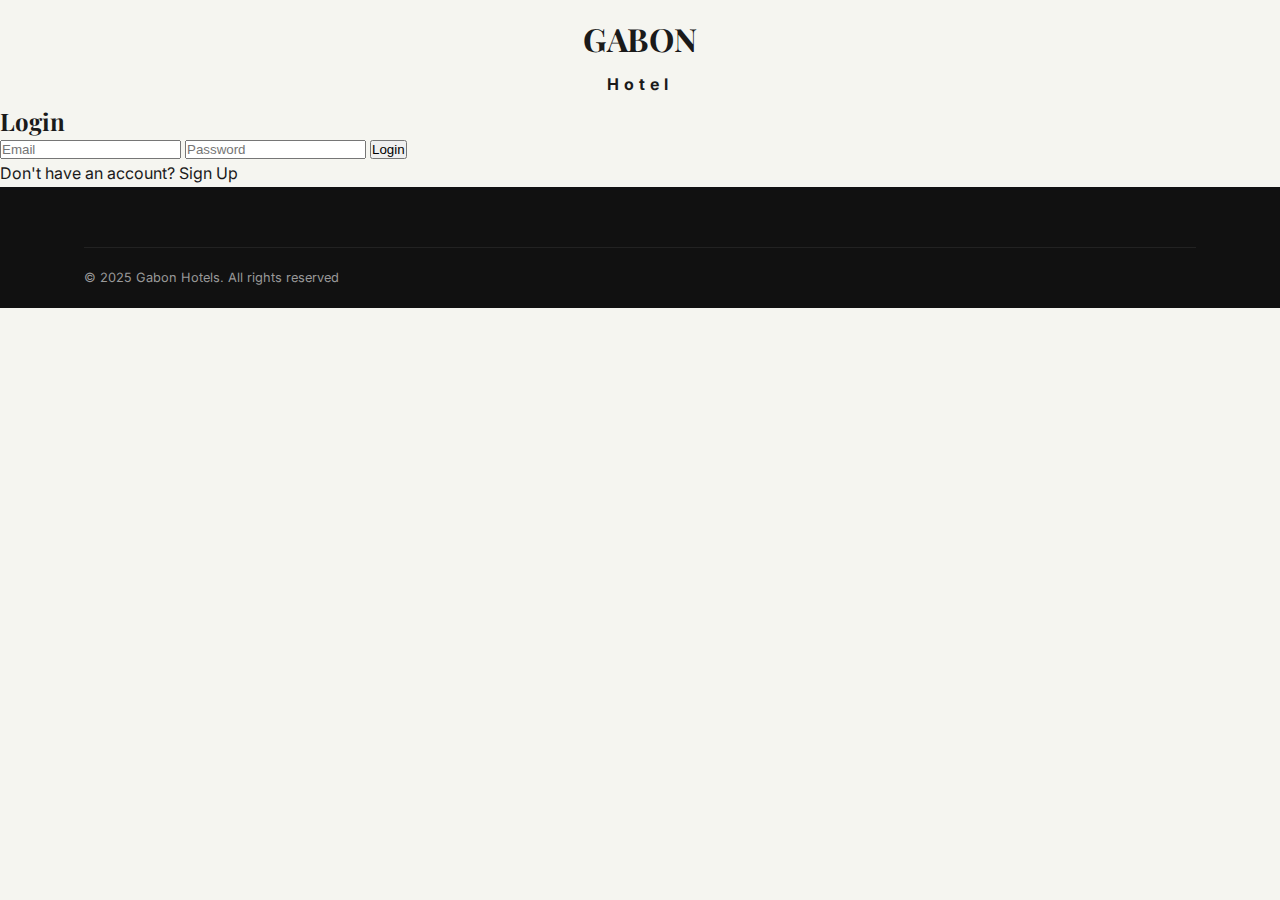
<file: login.html>
<!DOCTYPE html>
<html lang="en">
  <head>
    <meta charset="UTF-8" />
    <meta name="viewport" content="width=device-width, initial-scale=1.0" />
    <title>Gabon Hotel - Login</title>
    <link rel="preconnect" href="https://fonts.googleapis.com" />
    <link rel="preconnect" href="https://fonts.gstatic.com" crossorigin />
    <link
      href="https://fonts.googleapis.com/css2?family=Inter:wght@400;500;600&family=Playfair+Display:ital,wght@0,400;0,700;1,400&display=swap"
      rel="stylesheet"
    />
    <link
      rel="stylesheet"
      href="https://cdnjs.cloudflare.com/ajax/libs/font-awesome/6.4.0/css/all.min.css"
    />
    <link rel="stylesheet" href="css/style.css" />
    <style>
      .error-msg { color: #d9534f; background: #f2dede; border: 1px solid #ebccd1; padding: 10px; margin-bottom: 15px; border-radius: 4px; display: none; font-size: 0.9rem; }
      .success-msg { color: #3c763d; background: #dff0d8; border: 1px solid #d6e9c6; padding: 10px; margin-bottom: 15px; border-radius: 4px; display: none; font-size: 0.9rem; }
      
      select {
        width: 100%;
        padding: 12px;
        margin-bottom: 15px;
        border: 1px solid #ccc;
        border-radius: 4px;
        font-family: 'Inter', sans-serif;
        background-color: white;
      }

      .admin-secret-container {
        display: none; /* Hidden by default */
        animation: fadeIn 0.3s ease-in;
      }

      @keyframes fadeIn {
        from { opacity: 0; transform: translateY(-5px); }
        to { opacity: 1; transform: translateY(0); }
      }
    </style>
  </head>
  <body>
    <div class="text-center" style="margin: 20px 0 10px 0;">
      <h1 style="font-family: 'Playfair Display', serif; font-size: 2rem; color: var(--text-dark);">
        GABON<br />
        <span style="font-size: 1rem; letter-spacing: 5px; font-family: var(--font-body);">
          Hotel
        </span>
      </h1>
    </div>

    <div class="auth-container">
      <div class="auth-box">
        <h2>Login</h2>

        <div id="errorAlert" class="error-msg"></div>
        <div id="successAlert" class="success-msg">Account created! Please login.</div>

        <form id="loginForm" action="login" method="POST">
          <input type="email" name="email" placeholder="Email" required />
          <input type="password" name="password" placeholder="Password" required />
          
        
          <div id="adminSecretDiv" class="admin-secret-container">
            <input type="password" name="companyPassword" id="companyPassword" placeholder="Enter Company Password" />
          </div>

          <button type="submit">Login</button>
        </form>
        <p>Don't have an account? <a href="signup.html">Sign Up</a></p>
      </div>
    </div>

    <footer id="contact">
      <div class="container">
        <div class="footer-bottom text-center">
          <div>© 2025 Gabon Hotels. All rights reserved</div>
        </div>
      </div>
    </footer>

    <script>
      const roleSelect = document.getElementById("roleSelect");
      const adminSecretDiv = document.getElementById("adminSecretDiv");
      const companyPassInput = document.getElementById("companyPassword");
      const errorAlert = document.getElementById('errorAlert');
      const successAlert = document.getElementById('successAlert');

      // 1. Toggle Company Password Visibility
      roleSelect.addEventListener("change", function() {
        if (this.value === "ADMIN") {
          adminSecretDiv.style.display = "block";
          companyPassInput.setAttribute("required", "required");
        } else {
          adminSecretDiv.style.display = "none";
          companyPassInput.removeAttribute("required");
          companyPassInput.value = "";
        }
      });

      // 2. Client-side validation for Admin Secret
      document.getElementById("loginForm").addEventListener("submit", function(e) {
        if (roleSelect.value === "ADMIN" && companyPassInput.value !== "gabon@123") {
          e.preventDefault();
          errorAlert.innerText = "Incorrect Company Password!";
          errorAlert.style.display = "block";
        }
      });

      // 3. Handle URL Status/Error params
      const urlParams = new URLSearchParams(window.location.search);
      if (urlParams.get('status') === 'success') {
        successAlert.style.display = 'block';
      }
      
      const error = urlParams.get('error');
      if (error === 'invalid') {
        errorAlert.innerText = "Invalid email or password.";
        errorAlert.style.display = 'block';
      } else if (error === 'wrong_secret') {
        errorAlert.innerText = "Invalid Company Password.";
        errorAlert.style.display = 'block';
      } else if (error === 'access_denied') {
        errorAlert.innerText = "You do not have permission to access the Admin area.";
        errorAlert.style.display = 'block';
      }
    </script>
  </body>
</html>
</file>
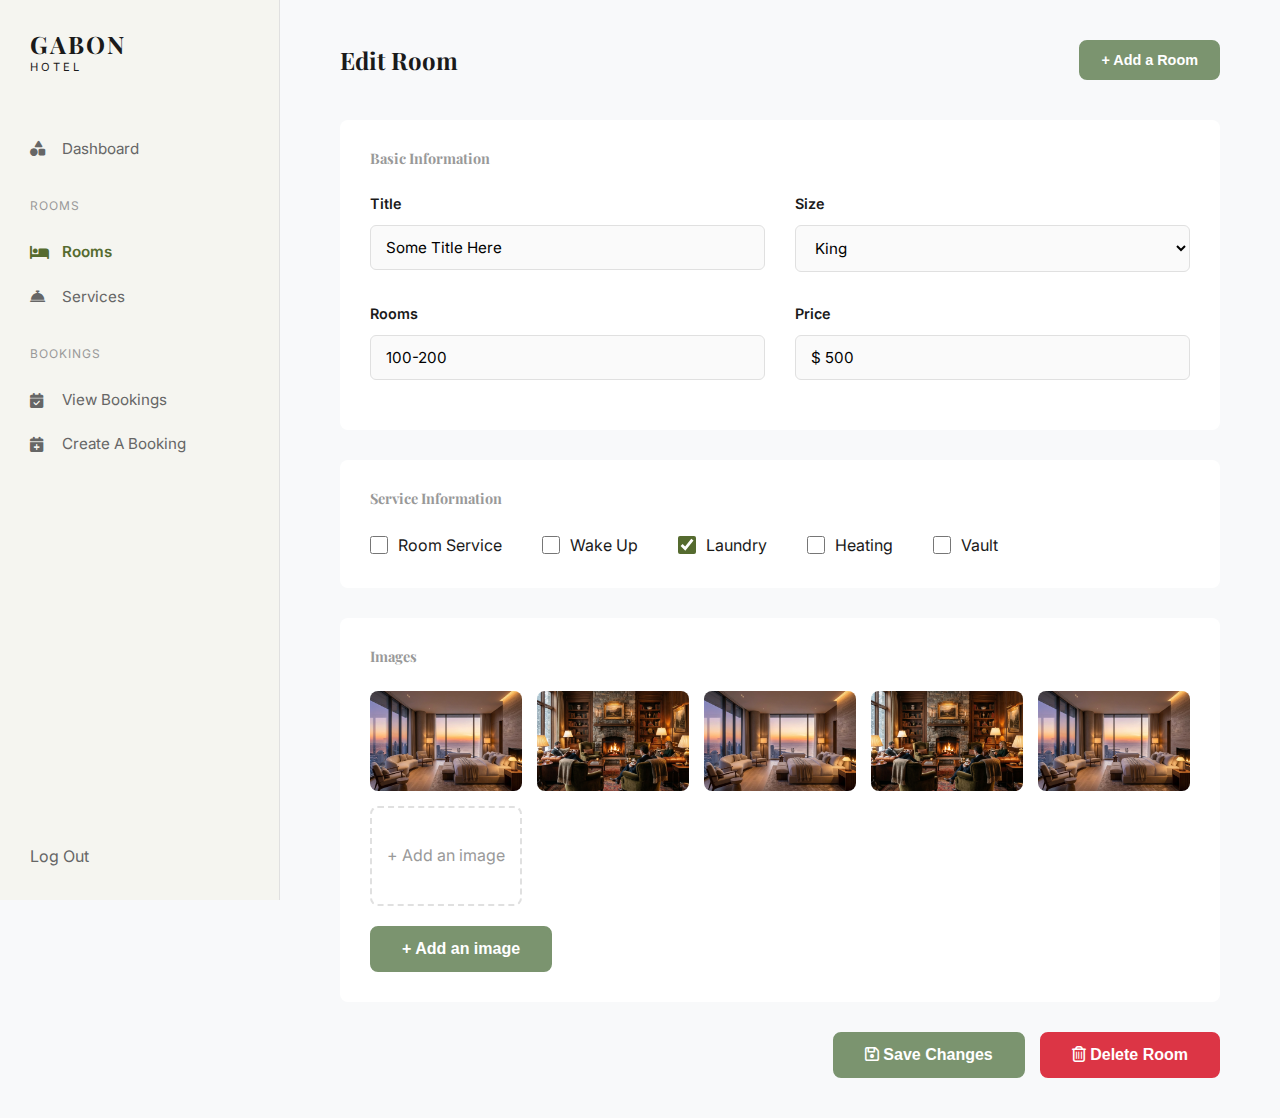
<file: rooms-edit.html>
<!DOCTYPE html>
<html lang="en">

<head>
    <meta charset="UTF-8">
    <meta name="viewport" content="width=device-width, initial-scale=1.0">
    <title>Gabon Hotel - Edit Room</title>
    <link rel="preconnect" href="https://fonts.googleapis.com">
    <link rel="preconnect" href="https://fonts.gstatic.com" crossorigin>
    <link
        href="https://fonts.googleapis.com/css2?family=Inter:wght@400;500;600&family=Playfair+Display:ital,wght@0,400;0,700;1,400&display=swap"
        rel="stylesheet">
    <link rel="stylesheet" href="https://cdnjs.cloudflare.com/ajax/libs/font-awesome/6.4.0/css/all.min.css">
    <link rel="stylesheet" href="css/style.css">
</head>

<body>

    <div class="admin-container">
        <!-- Sidebar -->
        <aside class="sidebar">
            <div class="sidebar-logo">
                <h2>GABON</h2>
                <span>HOTEL</span>
            </div>

            <div class="sidebar-menu">
                <div class="menu-item" onclick="window.location.href='dashboard.html'"><i
                        class="fa-solid fa-shapes"></i> <span>Dashboard</span></div>

                <div class="menu-category">Rooms</div>
                <div class="menu-item active" onclick="window.location.href='rooms-list.html'"><i
                        class="fa-solid fa-bed"></i> <span>Rooms</span></div>
                <div class="menu-item"><i class="fa-solid fa-bell-concierge"></i> <span>Services</span></div>

                <div class="menu-category">Bookings</div>
                <div class="menu-item" onclick="window.location.href='bookings-list.html'"><i
                        class="fa-solid fa-calendar-check"></i> <span>View Bookings</span></div>
                <div class="menu-item" onclick="window.location.href='bookings-edit.html'"><i
                        class="fa-solid fa-calendar-plus"></i> <span>Create A Booking</span></div>
            </div>

            <div class="sidebar-footer">
                <span>Log Out</span>
            </div>
        </aside>

        <!-- Main Content -->
        <main class="admin-content">
            <div class="admin-header">
                <h2>Edit Room</h2>
                <button class="btn"
                    style="padding: 10px 20px; font-size: 0.9rem; background-color: #7b946f; border-color: #7b946f;">+
                    Add a Room</button>
            </div>

            <form>
                <!-- Basic Info -->
                <div class="form-section">
                    <h3 class="form-title">Basic Information</h3>
                    <div class="form-grid">
                        <div class="form-group">
                            <label>Title</label>
                            <input type="text" class="form-control" value="Some Title Here">
                        </div>
                        <div class="form-group">
                            <label>Size</label>
                            <select class="form-control">
                                <option>King</option>
                                <option>Queen</option>
                                <option>Twin</option>
                            </select>
                        </div>
                        <div class="form-group">
                            <label>Rooms</label>
                            <input type="text" class="form-control" value="100-200">
                        </div>
                        <div class="form-group">
                            <label>Price</label>
                            <input type="text" class="form-control" value="$ 500">
                        </div>
                    </div>
                </div>

                <!-- Service Info -->
                <div class="form-section">
                    <h3 class="form-title">Service Information</h3>
                    <div class="checkbox-group">
                        <label class="custom-checkbox">
                            <input type="checkbox"> Room Service
                        </label>
                        <label class="custom-checkbox">
                            <input type="checkbox"> Wake Up
                        </label>
                        <label class="custom-checkbox">
                            <input type="checkbox" checked> Laundry
                        </label>
                        <label class="custom-checkbox">
                            <input type="checkbox"> Heating
                        </label>
                        <label class="custom-checkbox">
                            <input type="checkbox"> Vault
                        </label>
                    </div>
                </div>

                <div class="form-section">
                    <h3 class="form-title">Images</h3>
                    <div class="image-edit-grid">
                        <div class="image-edit-item">
                            <img src="images/hero_bg.png" alt="Room">
                        </div>
                        <div class="image-edit-item">
                            <img src="images/feature_about.png" alt="Room">
                        </div>
                        <div class="image-edit-item">
                            <img src="images/hero_bg.png" alt="Room">
                        </div>
                        <div class="image-edit-item">
                            <img src="images/feature_about.png" alt="Room">
                        </div>
                        <div class="image-edit-item">
                            <img src="images/hero_bg.png" alt="Room">
                        </div>

                        <div class="add-image-btn">
                            <span>+ Add an image</span>
                        </div>
                    </div>
                    <button type="button" class="btn"
                        style="margin-top: 20px; background-color: #7b946f; border-color: #7b946f;">+ Add an
                        image</button>
                </div>

                <!-- Footer Actions -->
                <div style="display: flex; justify-content: flex-end; gap: 15px; margin-top: 20px;">
                    <button type="button" class="btn" style="background-color: #7b946f; border-color: #7b946f;"><i
                            class="fa-regular fa-floppy-disk"></i> Save Changes</button>
                    <button type="button" class="btn" style="background-color: #dc3545; border-color: #dc3545;"><i
                            class="fa-regular fa-trash-can"></i> Delete Room</button>
                </div>

            </form>
        </main>
    </div>

</body>

</html>
</file>
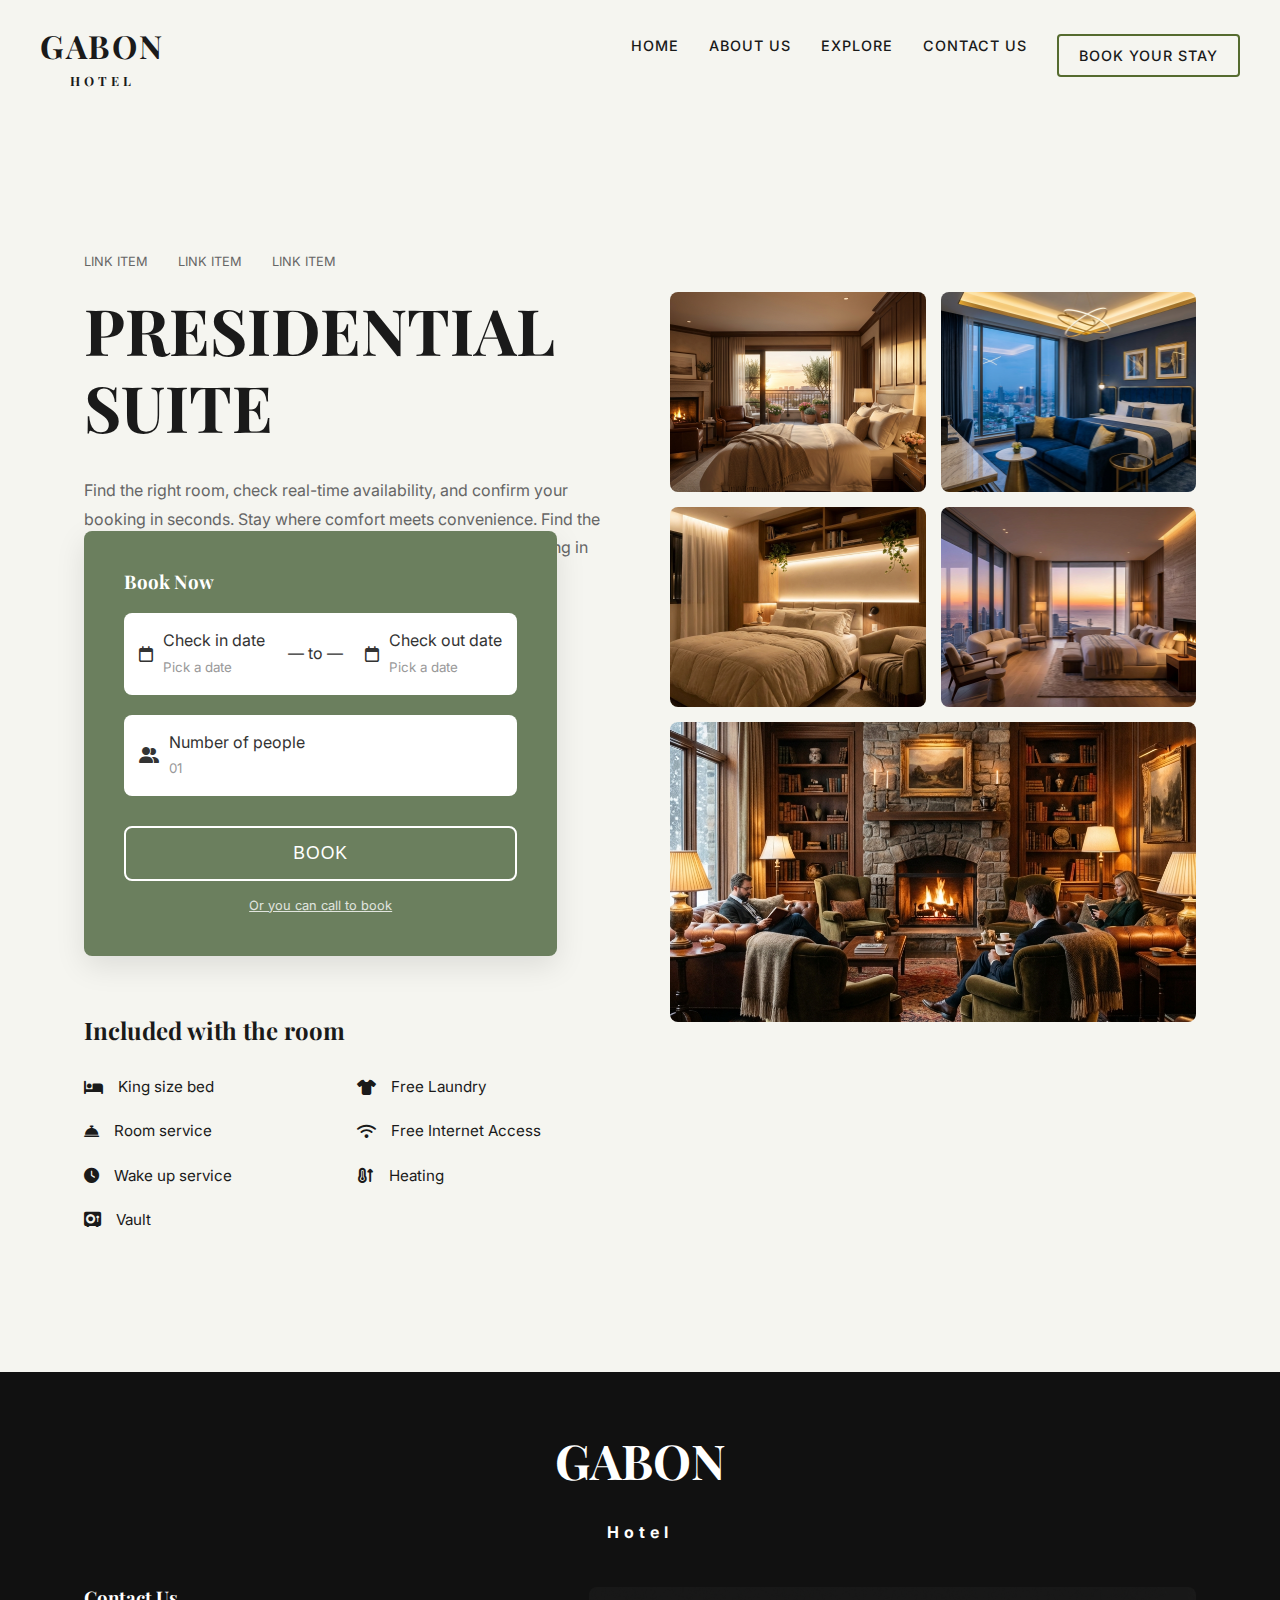
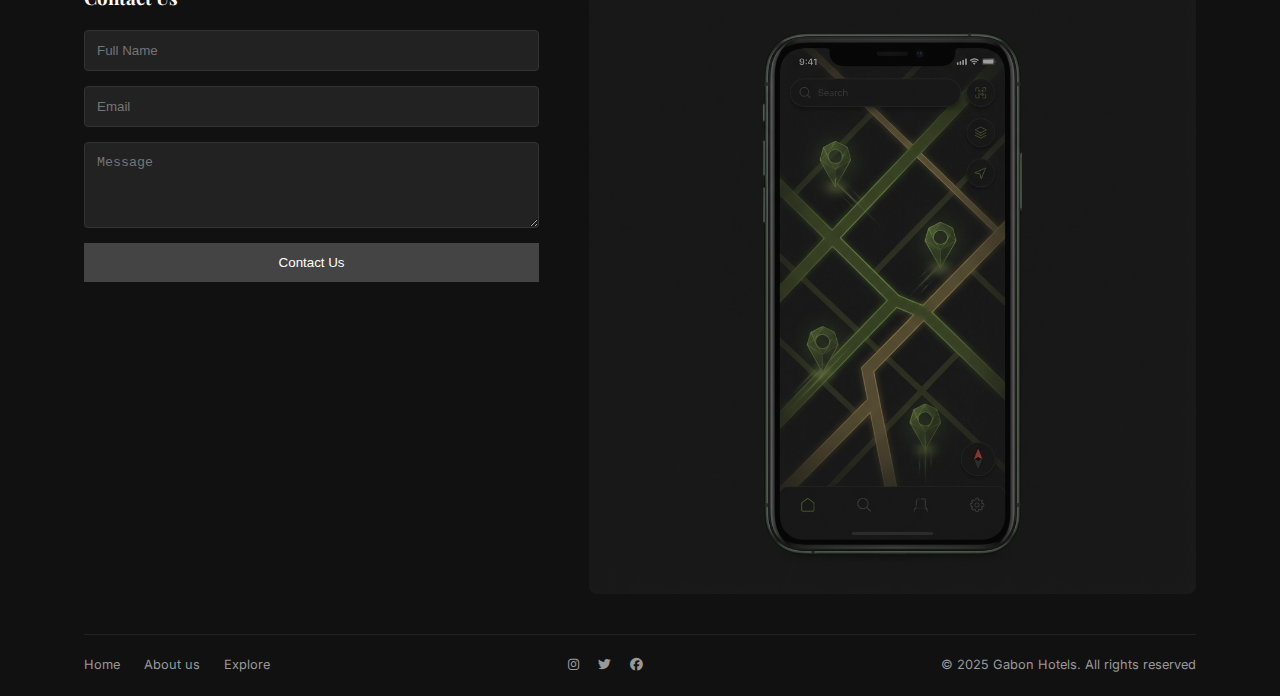
<file: service-detail.html>
<!DOCTYPE html>
<html lang="en">

<head>
    <meta charset="UTF-8">
    <meta name="viewport" content="width=device-width, initial-scale=1.0">
    <title>Gabon Hotel - Service Details</title>
    <link rel="preconnect" href="https://fonts.googleapis.com">
    <link rel="preconnect" href="https://fonts.gstatic.com" crossorigin>
    <link
        href="https://fonts.googleapis.com/css2?family=Inter:wght@400;500;600&family=Playfair+Display:ital,wght@0,400;0,700;1,400&display=swap"
        rel="stylesheet">
    <link rel="stylesheet" href="https://cdnjs.cloudflare.com/ajax/libs/font-awesome/6.4.0/css/all.min.css">
    <link rel="stylesheet" href="css/style.css">
    <style>
        /* Specific Detail Page Styles */
        .detail-header {
            padding-top: 140px;
            padding-bottom: 60px;
        }

        .service-layout {
            display: grid;
            grid-template-columns: 1fr 1fr;
            gap: 60px;
            margin-bottom: 80px;
            position: relative;
        }

        .service-info h1 {
            font-size: 4rem;
            margin-bottom: 30px;
            text-transform: uppercase;
        }

        .gallery-grid {
            display: grid;
            grid-template-columns: repeat(2, 1fr);
            gap: 15px;
        }

        .gallery-grid img {
            width: 100%;
            height: 200px;
            border-radius: var(--border-radius);
            transition: var(--transition);
        }

        .gallery-grid img:hover {
            transform: scale(1.02);
        }

        /* Booking Widget (Floating overlap effect) */
        .booking-widget-container {
            position: relative;
            z-index: 10;
        }

        .booking-widget {
            background-color: #6B7F5E;
            /* Slightly lighter green for widget */
            padding: 40px;
            border-radius: var(--border-radius);
            color: #fff;
            margin-top: -100px;
            /* Overlap effect if desired, or just layout */
            box-shadow: 0 10px 30px rgba(0, 0, 0, 0.1);
            width: 90%;
            /* Based on screenshot design style */
        }

        .date-picker {
            background: #fff;
            padding: 15px;
            border-radius: var(--border-radius);
            display: flex;
            justify-content: space-between;
            align-items: center;
            margin-bottom: 20px;
            color: #333;
        }

        .date-picker div {
            display: flex;
            align-items: center;
            gap: 10px;
        }

        .people-picker {
            background: #fff;
            padding: 15px;
            border-radius: var(--border-radius);
            margin-bottom: 30px;
            color: #333;
            display: flex;
            align-items: center;
            gap: 10px;
        }

        .book-btn {
            width: 100%;
            background: transparent;
            border: 2px solid #fff;
            color: #fff;
            padding: 15px;
            font-size: 1.1rem;
            text-transform: uppercase;
            letter-spacing: 1px;
            border-radius: var(--border-radius);
            cursor: pointer;
            transition: var(--transition);
        }

        .book-btn:hover {
            background: #fff;
            color: var(--primary-color);
        }

        .amenities {
            margin-top: 60px;
        }

        .amenities h3 {
            font-size: 1.5rem;
            margin-bottom: 30px;
        }

        .amenities-grid {
            display: grid;
            grid-template-columns: repeat(2, 1fr);
            gap: 20px;
        }

        .amenity {
            display: flex;
            align-items: center;
            gap: 15px;
            font-size: 0.95rem;
        }

        /* Breadcrumbs or Back links */
        .top-links {
            display: flex;
            gap: 30px;
            font-size: 0.8rem;
            color: var(--text-gray);
            margin-bottom: 20px;
            text-transform: uppercase;
        }

        @media(max-width: 900px) {
            .service-layout {
                grid-template-columns: 1fr;
            }

            .booking-widget {
                width: 100%;
                margin-top: 0;
            }

            .service-info h1 {
                font-size: 2.5rem;
            }
        }
    </style>
</head>

<body>

    <!-- Navbar (Darker for visibility on this page maybe? No, consistent) -->
    <nav class="navbar container" style="position: relative;">
        <a href="index.html" class="logo">Gabon<br><span
                style="font-size: 0.8rem; letter-spacing: 4px; display: block; text-align: center;">Hotel</span></a>

        <div class="nav-links">
            <a href="index.html">Home</a>
            <a href="index.html#about">About us</a>
            <a href="index.html#explore">Explore</a>
            <a href="#contact">Contact Us</a>
            <a href="#" class="btn-outline" style="padding: 8px 20px; border-radius: 4px;">Book Your Stay</a>
        </div>
    </nav>

    <div class="container detail-header">
        <div class="top-links">
            <span>Link Item</span>
            <span>Link Item</span>
            <span>Link Item</span>
        </div>

        <div class="service-layout">
            <!-- Left Side: Text and Booking Widget -->
            <div class="left-col">
                <div class="service-info">
                    <h1>PRESIDENTIAL SUITE</h1>
                    <p style="color: var(--text-gray); margin-bottom: 40px; line-height: 1.8;">
                        Find the right room, check real-time availability, and confirm your booking in seconds. Stay
                        where comfort meets convenience. Find the right room, check real-time availability, and confirm
                        your booking in seconds.
                    </p>
                </div>

                <div class="booking-widget-container">
                    <div class="booking-widget">
                        <h3 style="color: #fff; margin-bottom: 20px;">Book Now</h3>

                        <div class="date-picker">
                            <div>
                                <i class="fa-regular fa-calendar"></i>
                                <span>Check in date<br><small style="color: #999;">Pick a date</small></span>
                            </div>
                            <span>— to —</span>
                            <div>
                                <i class="fa-regular fa-calendar"></i>
                                <span>Check out date<br><small style="color: #999;">Pick a date</small></span>
                            </div>
                        </div>

                        <div class="people-picker">
                            <i class="fa-solid fa-user-group"></i>
                            <span>Number of people<br><small style="color: #999;">01</small></span>
                        </div>

                        <button class="book-btn">Book</button>
                        <div class="text-center"
                            style="margin-top: 15px; font-size: 0.8rem; text-decoration: underline; opacity: 0.8;">Or
                            you can call to book</div>
                    </div>
                </div>

                <div class="amenities">
                    <h3>Included with the room</h3>
                    <div class="amenities-grid">
                        <div class="amenity"><i class="fa-solid fa-bed"></i> King size bed</div>
                        <div class="amenity"><i class="fa-solid fa-shirt"></i> Free Laundry</div>
                        <div class="amenity"><i class="fa-solid fa-bell-concierge"></i> Room service</div>
                        <div class="amenity"><i class="fa-solid fa-wifi"></i> Free Internet Access</div>
                        <div class="amenity"><i class="fa-solid fa-clock"></i> Wake up service</div>
                        <div class="amenity"><i class="fa-solid fa-temperature-arrow-up"></i> Heating</div>
                        <div class="amenity"><i class="fa-solid fa-vault"></i> Vault</div>
                    </div>
                </div>
            </div>

            <!-- Right Side: Gallery -->
            <div class="right-col">
                <div class="gallery-grid">
                    <img src="images/room_suite.png" alt="Detail 1">
                    <img src="images/room_deluxe.png" alt="Detail 2">
                    <img src="images/room_standard.png" alt="Detail 3">
                    <img src="images/hero_bg.png" alt="Detail 4">
                    <img src="images/feature_about.png" alt="Detail 5"
                        style="grid-column: span 2; height: 300px;">
                </div>
            </div>
        </div>
    </div>

    <!-- Footer -->
    <footer id="contact">
        <div class="container">
            <div class="text-center" style="margin-bottom: 40px;">
                <h2 style="color: #fff; font-size: 3rem;">GABON<br><span
                        style="font-size: 1rem; letter-spacing: 5px; font-family: var(--font-body);">Hotel</span></h2>
            </div>

            <div class="footer-content">
                <div class="contact-section">
                    <h3>Contact Us</h3>
                    <form class="contact-form">
                        <input type="text" placeholder="Full Name">
                        <input type="email" placeholder="Email">
                        <textarea rows="4" placeholder="Message"></textarea>
                        <button type="button">Contact Us</button>
                    </form>
                </div>
                <div class="map-section">
                    <img src="images/map.png" alt="Map Location">
                </div>
            </div>

            <div class="footer-bottom">
                <div class="links">
                    <a href="#" style="margin-right: 20px;">Home</a>
                    <a href="#" style="margin-right: 20px;">About us</a>
                    <a href="#">Explore</a>
                </div>
                <div>
                    <i class="fa-brands fa-instagram" style="margin-right: 15px;"></i>
                    <i class="fa-brands fa-twitter" style="margin-right: 15px;"></i>
                    <i class="fa-brands fa-facebook"></i>
                </div>
                <div>
                    © 2025 Gabon Hotels. All rights reserved
                </div>
            </div>
        </div>
    </footer>

</body>

</html>
</file>
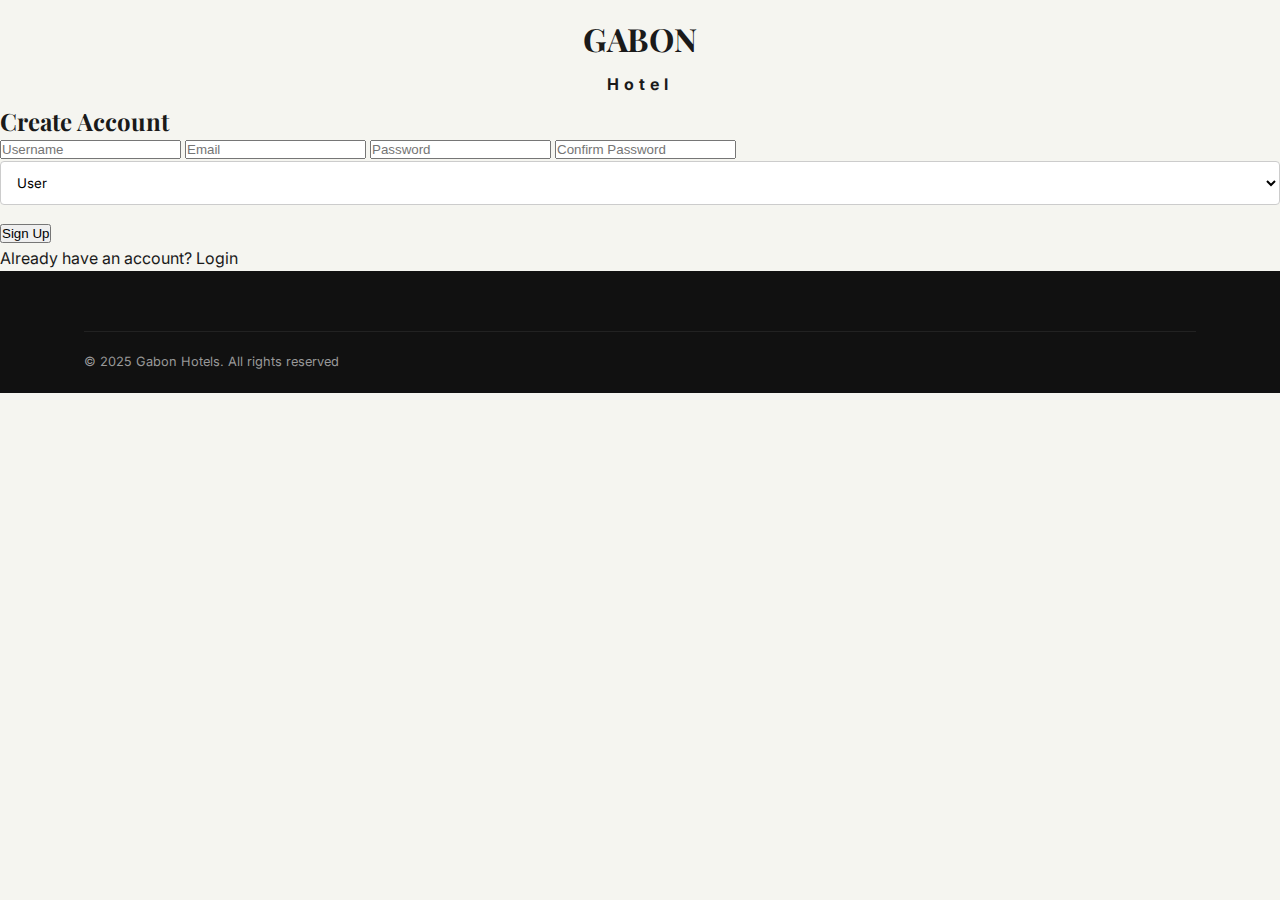
<file: signup.html>
<!DOCTYPE html>
<html lang="en">
  <head>
    <meta charset="UTF-8" />
    <meta name="viewport" content="width=device-width, initial-scale=1.0" />
    <title>Gabon Hotel - Sign Up</title>
    <link rel="preconnect" href="https://fonts.googleapis.com" />
    <link rel="preconnect" href="https://fonts.gstatic.com" crossorigin />
    <link
      href="https://fonts.googleapis.com/css2?family=Inter:wght@400;500;600&family=Playfair+Display:ital,wght@0,400;0,700;1,400&display=swap"
      rel="stylesheet"
    />
    <link
      rel="stylesheet"
      href="https://cdnjs.cloudflare.com/ajax/libs/font-awesome/6.4.0/css/all.min.css"
    />
    <link rel="stylesheet" href="css/style.css" />
    <style>
      .error-msg {
        color: #d9534f;
        background-color: #f2dede;
        border: 1px solid #ebccd1;
        padding: 10px;
        border-radius: 4px;
        margin-bottom: 15px;
        display: none;
        font-size: 0.9rem;
      }
      select {
        width: 100%;
        padding: 12px;
        margin-bottom: 15px;
        border: 1px solid #ccc;
        border-radius: 4px;
        font-family: 'Inter', sans-serif;
        background-color: white;
      }
      .admin-secret-container {
        display: none;
        animation: fadeIn 0.3s ease-in;
      }
      @keyframes fadeIn {
        from { opacity: 0; transform: translateY(-5px); }
        to { opacity: 1; transform: translateY(0); }
      }
    </style>
  </head>
  <body>
    <div class="text-center" style="margin: 20px 0 10px 0">
      <h1 style="font-family: 'Playfair Display', serif; font-size: 2rem; color: var(--text-dark);">
        GABON<br />
        <span style="font-size: 1rem; letter-spacing: 5px; font-family: var(--font-body);">Hotel</span>
      </h1>
    </div>

    <div class="auth-container">
      <div class="auth-box">
        <h2>Create Account</h2>
        
        <div id="statusMessage" class="error-msg"></div>

        <form id="signupForm" action="signup" method="POST">
          <input type="text" name="name" placeholder="Username" required />
          <input type="email" name="email" placeholder="Email" required />
          
          <input type="password" name="password" id="password" placeholder="Password" required />
          <input type="password" id="confirmPassword" placeholder="Confirm Password" required />
          <div id="adminSecretDiv" class="admin-secret-container">
            <input type="password" name="companyPassword" id="companyPassword" placeholder="Enter Company Password" />
          </div>
          <select name="role" id="roleSelect" required>
            <option value="USER">User</option>
            <option value="ADMIN">Admin</option>
          </select>
          <button type="submit">Sign Up</button>
        </form>
        <p>Already have an account? <a href="login.html">Login</a></p>
      </div>
    </div>

    <footer id="contact">
      <div class="container">
        <div class="footer-bottom text-center">
          <div>© 2025 Gabon Hotels. All rights reserved</div>
        </div>
      </div>
    </footer>

    <script>
      const roleSelect = document.getElementById("roleSelect");
      const adminSecretDiv = document.getElementById("adminSecretDiv");
      const companyPassInput = document.getElementById("companyPassword");
      const messageBox = document.getElementById("statusMessage");

      // 1. Toggle Company Password Visibility
      roleSelect.addEventListener("change", function() {
        if (this.value === "ADMIN") {
          adminSecretDiv.style.display = "block";
          companyPassInput.setAttribute("required", "required");
        } else {
          adminSecretDiv.style.display = "none";
          companyPassInput.removeAttribute("required");
          companyPassInput.value = "";
        }
      });

      // 2. Check URL for status from Servlet on Load
      window.onload = function() {
          const urlParams = new URLSearchParams(window.location.search);
          const status = urlParams.get('status');

          if (status === 'exists') {
              messageBox.innerText = "This email is already registered.";
              messageBox.style.display = "block";
          } else if (status === 'wrong_secret') {
              messageBox.innerText = "Invalid Company Password. Admin access denied.";
              messageBox.style.display = "block";
          } else if (status === 'error') {
              messageBox.innerText = "An error occurred. Please try again.";
              messageBox.style.display = "block";
          }
      };

      // 3. Client-side Validation (Passwords and Secret)
      const form = document.getElementById("signupForm");
      form.addEventListener("submit", function (e) {
        const password = document.getElementById("password").value;
        const confirmPassword = document.getElementById("confirmPassword").value;

        // Check Match
        if (password !== confirmPassword) {
          e.preventDefault(); 
          messageBox.innerText = "Passwords do not match!";
          messageBox.style.display = "block";
          return;
        }

        // Check Admin Company Password
        if (roleSelect.value === "ADMIN" && companyPassInput.value !== "gabon@123") {
          e.preventDefault();
          messageBox.innerText = "Incorrect Company Password!";
          messageBox.style.display = "block";
        }
      });
    </script>
  </body>
</html>
</file>
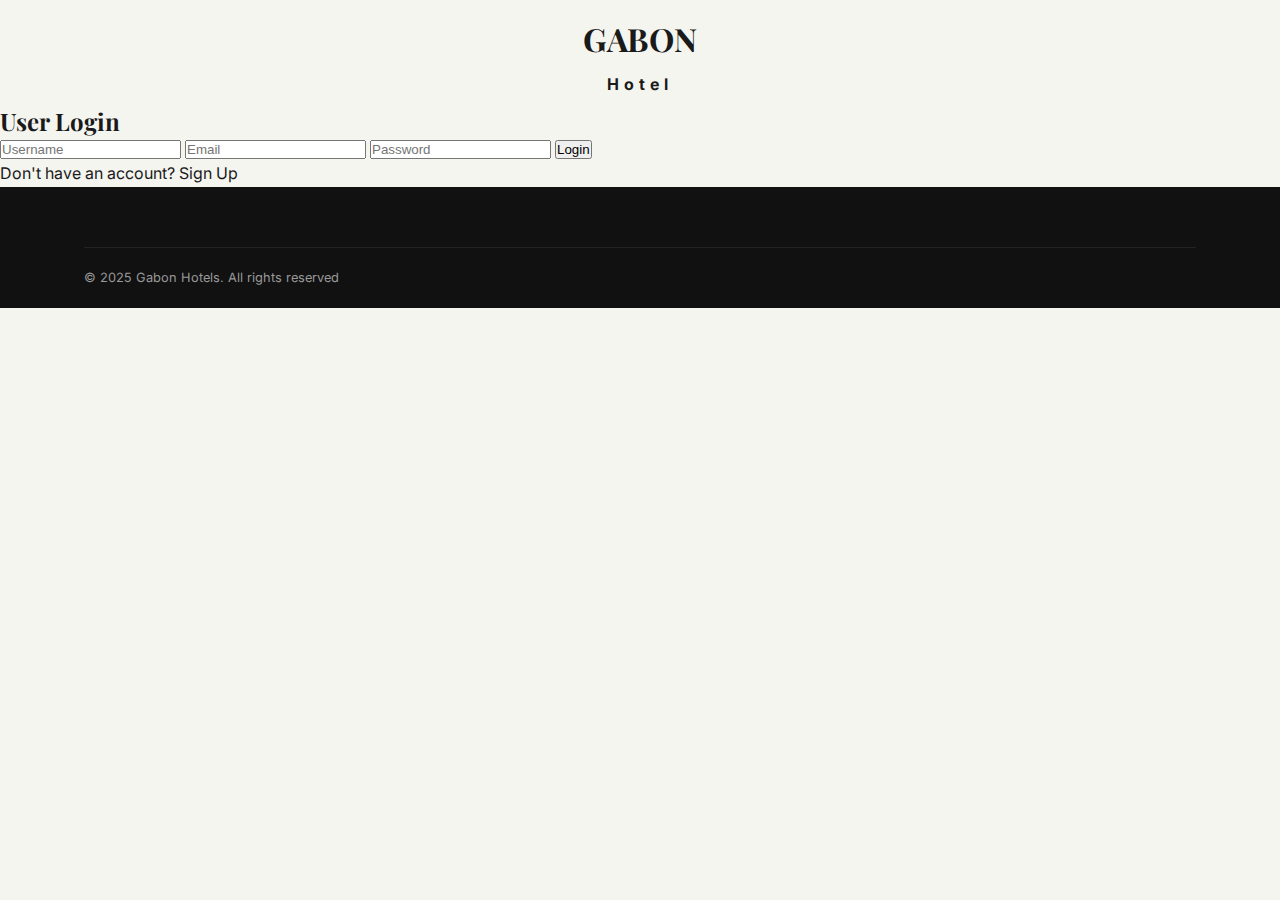
<file: userlogin.html>
<!DOCTYPE html>
<html lang="en">
  <head>
    <meta charset="UTF-8" />
    <meta name="viewport" content="width=device-width, initial-scale=1.0" />
    <title>Gabon Hotel - User Login</title>
    <link rel="preconnect" href="https://fonts.googleapis.com" />
    <link rel="preconnect" href="https://fonts.gstatic.com" crossorigin />
    <link
      href="https://fonts.googleapis.com/css2?family=Inter:wght@400;500;600&family=Playfair+Display:ital,wght@0,400;0,700;1,400&display=swap"
      rel="stylesheet"
    />
    <link
      rel="stylesheet"
      href="https://cdnjs.cloudflare.com/ajax/libs/font-awesome/6.4.0/css/all.min.css"
    />
    <link rel="stylesheet" href="css/style.css" />
  </head>
  <body>
    <!-- Logo / Header -->
    <div class="text-center" style="margin: 20px 0 10px 0;">
      <h1 style="font-family: 'Playfair Display', serif; font-size: 2rem; color: var(--text-dark);">
        GABON<br />
        <span style="font-size: 1rem; letter-spacing: 5px; font-family: var(--font-body);">
          Hotel
        </span>
      </h1>
    </div>

    <!-- Login Form -->
    <div class="auth-container">
      <div class="auth-box">
        <h2>User Login</h2>
        <form>
          <input type="text" placeholder="Username" required />
          <input type="email" placeholder="Email" required />
          <input type="password" placeholder="Password" required />
          <button type="submit">Login</button>
        </form>
        <p>Don't have an account? <a href="usersignup.html">Sign Up</a></p>
      </div>
    </div>

    <!-- Footer -->
    <footer id="contact">
      <div class="container">
        <div class="footer-bottom text-center">
          <div>© 2025 Gabon Hotels. All rights reserved</div>
        </div>
      </div>
    </footer>
  </body>
</html>
</file>
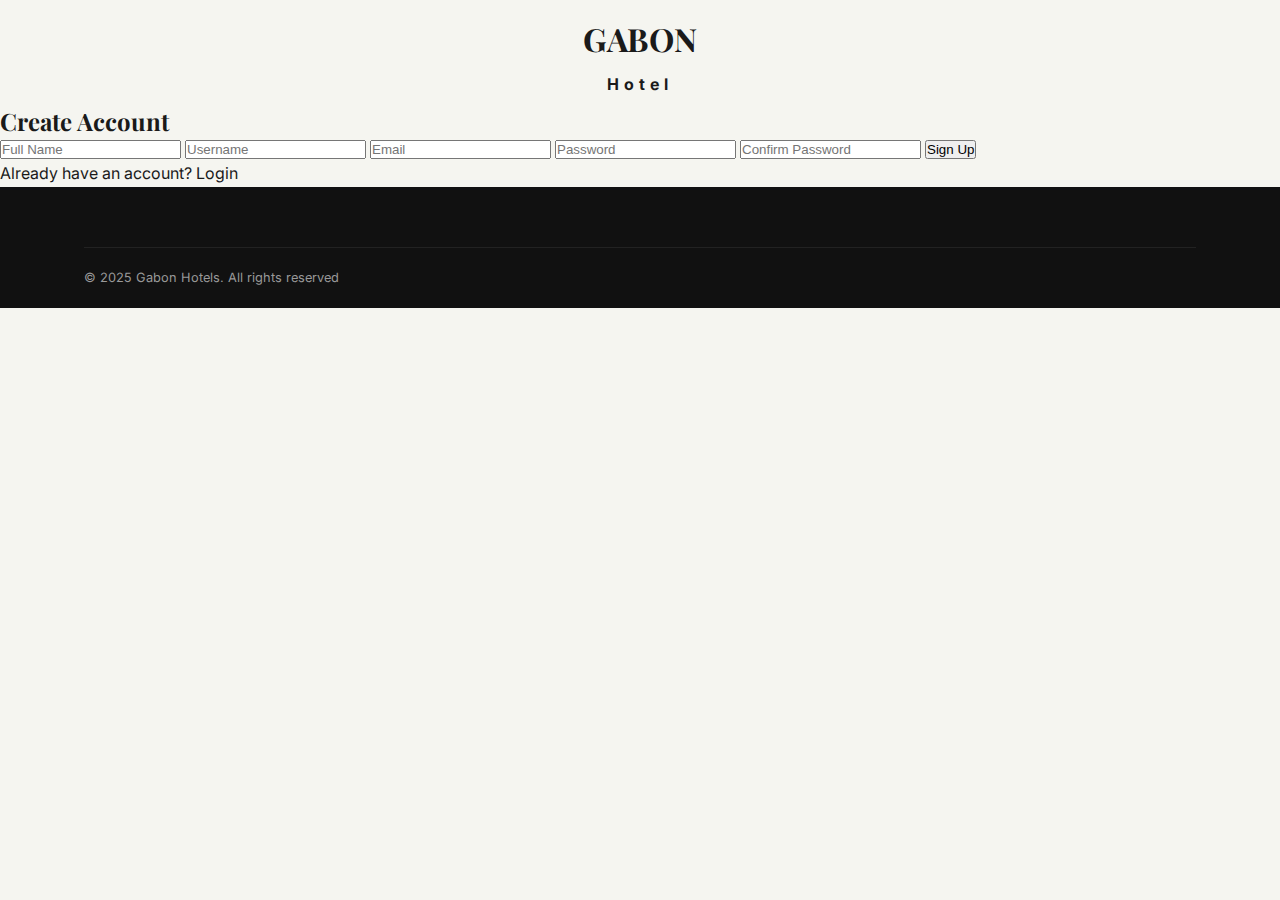
<file: usersignup.html>
<!DOCTYPE html>
<html lang="en">
  <head>
    <meta charset="UTF-8" />
    <meta name="viewport" content="width=device-width, initial-scale=1.0" />
    <title>Gabon Hotel - Sign Up</title>
    <link rel="preconnect" href="https://fonts.googleapis.com" />
    <link rel="preconnect" href="https://fonts.gstatic.com" crossorigin />
    <link
      href="https://fonts.googleapis.com/css2?family=Inter:wght@400;500;600&family=Playfair+Display:ital,wght@0,400;0,700;1,400&display=swap"
      rel="stylesheet"
    />
    <link
      rel="stylesheet"
      href="https://cdnjs.cloudflare.com/ajax/libs/font-awesome/6.4.0/css/all.min.css"
    />
    <link rel="stylesheet" href="css/style.css" />
  </head>
  <body>
    <!-- Logo / Header -->
    <div class="text-center" style="margin: 20px 0 10px 0">
      <h1
        style="
          font-family: 'Playfair Display', serif;
          font-size: 2rem;
          color: var(--text-dark);
        "
      >
        GABON<br />
        <span
          style="
            font-size: 1rem;
            letter-spacing: 5px;
            font-family: var(--font-body);
          "
          >Hotel</span
        >
      </h1>
    </div>

    <!-- Sign-Up Form -->
    <div class="auth-container">
      <div class="auth-box">
        <h2>Create Account</h2>
        <form id="signupForm">
          <input type="text" placeholder="Full Name" required />
          <input type="text" placeholder="Username" required />
          <input type="email" placeholder="Email" required />
          <input
            type="password"
            id="password"
            placeholder="Password"
            required
          />
          <input
            type="password"
            id="confirmPassword"
            placeholder="Confirm Password"
            required
          />
          <button type="submit">Sign Up</button>
        </form>
        <p>Already have an account? <a href="userlogin.html">Login</a></p>
      </div>
    </div>

    <!-- Footer -->
    <footer id="contact">
      <div class="container">
        <div class="footer-bottom text-center">
          <div>© 2025 Gabon Hotels. All rights reserved</div>
        </div>
      </div>
    </footer>

    <!-- JavaScript: Password Match Check -->
    <script>
      const form = document.getElementById("signupForm");
      form.addEventListener("submit", function (e) {
        const password = document.getElementById("password").value;
        const confirmPassword =
          document.getElementById("confirmPassword").value;

        if (password !== confirmPassword) {
          e.preventDefault();
          alert("Passwords do not match! Please check and try again.");
        }
      });
    </script>
  </body>
</html>
</file>
<file: css/style.css>
/* Global Variables */
:root {
    --primary-color: #556B2F;
    /* Olive Green */
    --secondary-color: #F5F5F0;
    /* Off-white/Cream */
    --accent-color: #C5A059;
    /* Muted Gold */
    --text-dark: #1A1A1A;
    --text-light: #F5F5F5;
    --text-gray: #666666;
    --white: #FFFFFF;
    --black: #000000;

    --font-heading: 'Playfair Display', serif;
    --font-body: 'Inter', sans-serif;

    --transition: all 0.3s ease;
    --shadow: 0 4px 6px rgba(0, 0, 0, 0.1);
    --border-radius: 8px;
    --border-radius-lg: 20px;
}

/* Reset & Base */
*,
*::before,
*::after {
    margin: 0;
    padding: 0;
    box-sizing: border-box;
}

body {
    font-family: var(--font-body);
    background-color: var(--secondary-color);
    color: var(--text-dark);
    line-height: 1.6;
    overflow-x: hidden;
}

h1,
h2,
h3,
h4,
h5,
h6 {
    font-family: var(--font-heading);
    color: var(--text-dark);
    font-weight: 700;
    line-height: 1.2;
}

a {
    text-decoration: none;
    color: inherit;
    transition: var(--transition);
}

ul {
    list-style: none;
}

img {
    max-width: 100%;
    display: block;
    object-fit: cover;
}

/* Container */
.container {
    width: 90%;
    max-width: 1200px;
    margin: 0 auto;
    padding: 0 20px;
}

/* Typography Utilities */
.text-center {
    text-align: center;
}

.text-primary {
    color: var(--primary-color);
}

.text-white {
    color: var(--white);
}

.font-serif {
    font-family: var(--font-heading);
}

/* Buttons */
.btn {
    display: inline-block;
    padding: 12px 30px;
    background-color: var(--primary-color);
    color: var(--white);
    border: 2px solid var(--primary-color);
    border-radius: var(--border-radius);
    font-weight: 600;
    cursor: pointer;
    font-size: 1rem;
}

.btn:hover {
    background-color: transparent;
    color: var(--primary-color);
}

.btn-outline {
    background-color: transparent;
    color: var(--primary-color);
    border: 2px solid var(--primary-color);
}

.btn-outline:hover {
    background-color: var(--primary-color);
    color: var(--white);
}

/* Navbar */
.navbar {
    display: flex;
    justify-content: space-between;
    align-items: center;
    padding: 20px 0;
    position: absolute;
    top: 0;
    left: 0;
    width: 100%;
    z-index: 1000;
    background: transparent;
    /* For hero overlay */
}

.navbar .logo {
    font-family: var(--font-heading);
    font-size: 2rem;
    font-weight: 700;
    color: var(--text-dark);
    text-transform: uppercase;
    letter-spacing: 2px;
}

.navbar .nav-links {
    display: flex;
    gap: 30px;
}

.navbar .nav-links a {
    font-size: 0.9rem;
    font-weight: 500;
    color: var(--text-dark);
    text-transform: uppercase;
    letter-spacing: 1px;
}

.navbar .nav-links a:hover {
    color: var(--primary-color);
}

/* Header / Hero */
header.hero {
    position: relative;
    height: 90vh;
    display: flex;
    align-items: center;
    overflow: hidden;
    border-bottom-right-radius: 100px;
    /* Stylish curve */
    background: var(--white);
}

.hero-content {
    flex: 1;
    padding-left: 5%;
    z-index: 2;
    padding-right: 20px;
}

.hero-image {
    flex: 1.5;
    height: 100%;
    position: relative;
    clip-path: ellipse(80% 95% at 80% 50%);
    /* Creative shape */
}

.hero-image img {
    width: 100%;
    height: 100%;
}

.hero h1 {
    font-size: 4rem;
    margin-bottom: 20px;
    line-height: 1.1;
}

.hero p {
    margin-bottom: 30px;
    max-width: 400px;
    color: var(--text-gray);
}

.hero-stats {
    display: flex;
    gap: 40px;
    margin-top: 40px;
    border-top: 1px solid #ddd;
    padding-top: 20px;
}

.stat-item h3 {
    font-size: 1.5rem;
    color: var(--primary-color);
}

.stat-item span {
    font-size: 0.8rem;
    color: var(--text-gray);
    text-transform: uppercase;
}

/* Features Section */
.features {
    background-color: var(--primary-color);
    color: var(--white);
    padding: 80px 0;
    margin: 40px 20px;
    border-radius: var(--border-radius-lg);
}

.features-grid {
    display: grid;
    grid-template-columns: repeat(auto-fit, minmax(200px, 1fr));
    gap: 30px;
    text-align: center;
}

.feature-item i {
    font-size: 2rem;
    margin-bottom: 15px;
    display: block;
}

.feature-item h4 {
    color: var(--white);
    margin-bottom: 10px;
    font-size: 1.1rem;
}

.feature-item p {
    font-size: 0.85rem;
    line-height: 1.5;
    opacity: 0.8;
}

/* About Section */
.about {
    padding: 80px 0;
}

.about-container {
    display: flex;
    align-items: center;
    gap: 60px;
}

.about-text {
    flex: 1;
}

.about-text h2 {
    font-size: 2.5rem;
    margin-bottom: 20px;
}

.about-text p {
    color: var(--text-gray);
    margin-bottom: 20px;
    text-align: justify;
}

.about-images {
    flex: 1;
    display: grid;
    grid-template-columns: repeat(2, 1fr);
    gap: 20px;
}

.about-images img {
    width: 100%;
    border-radius: var(--border-radius);
    height: 300px;
}

/* Services Preview */
.services {
    background-color: #EDEDE5;
    padding: 80px 0;
}

.section-title {
    font-size: 2rem;
    margin-bottom: 40px;
    max-width: 600px;
}

.service-grid {
    display: grid;
    grid-template-columns: repeat(auto-fit, minmax(300px, 1fr));
    gap: 30px;
}

.service-card {
    background: var(--white);
    border-radius: var(--border-radius);
    overflow: hidden;
    box-shadow: var(--shadow);
    transition: var(--transition);
}

.service-card:hover {
    transform: translateY(-5px);
}

.service-card img {
    height: 250px;
    width: 100%;
}

.service-content {
    padding: 20px;
}

.service-content h3 {
    font-size: 1.3rem;
    margin-bottom: 10px;
}

.service-content p {
    color: var(--text-gray);
    font-size: 0.9rem;
    margin-bottom: 20px;
}

.service-footer {
    display: flex;
    justify-content: space-between;
    align-items: center;
}

.price {
    font-weight: 700;
    color: var(--primary-color);
}

/* Footer */
footer {
    background-color: #111;
    color: #999;
    padding: 60px 0 20px;
}

.footer-content {
    display: grid;
    grid-template-columns: 1.5fr 2fr;
    gap: 50px;
    margin-bottom: 40px;
}

.contact-section h3 {
    color: var(--white);
    margin-bottom: 20px;
}

.contact-form {
    display: flex;
    flex-direction: column;
    gap: 15px;
}

.contact-form input,
.contact-form textarea {
    padding: 12px;
    border-radius: 4px;
    border: 1px solid #333;
    background: #222;
    color: #fff;
}

.contact-form button {
    background: #444;
    color: #fff;
    border: none;
    padding: 12px;
    cursor: pointer;
}

.map-section {
    position: relative;
    height: 100%;
    min-height: 250px;
}

.map-section img {
    width: 100%;
    height: 100%;
    border-radius: var(--border-radius);
    opacity: 0.6;
}

.footer-bottom {
    border-top: 1px solid #222;
    padding-top: 20px;
    display: flex;
    justify-content: space-between;
    font-size: 0.8rem;
}

/* Responsive */
@media (max-width: 900px) {
    header.hero {
        flex-direction: column-reverse;
        /* Image on top? No below */
        height: auto;
        padding-bottom: 50px;
    }

    .hero-image {
        width: 100%;
        clip-path: none;
        height: 400px;
        margin-bottom: 30px;
    }

    .hero-content {
        padding: 0 20px;
        text-align: center;
    }

    .hero h1 {
        font-size: 2.5rem;
    }

    .hero-stats {
        justify-content: center;
    }

    .about-container {
        flex-direction: column;
    }


    .footer-content {
        grid-template-columns: 1fr;
    }
}

/* Admin Dashboard Layout */
.admin-container {
    display: flex;
    min-height: 100vh;
    background-color: #F8F9FA;
}

/* Sidebar */
.sidebar {
    width: 280px;
    background-color: #F5F5F0;
    padding: 30px;
    display: flex;
    flex-direction: column;
    border-right: 1px solid #E0E0E0;
    position: fixed;
    height: 100%;
}

.sidebar-logo {
    margin-bottom: 50px;
}

.sidebar-logo h2 {
    font-size: 1.5rem;
    letter-spacing: 2px;
}

.sidebar-logo span {
    font-size: 0.7rem;
    letter-spacing: 3px;
    display: block;
}

.sidebar-menu {
    flex: 1;
}

.menu-category {
    font-size: 0.75rem;
    color: #999;
    text-transform: uppercase;
    margin-bottom: 15px;
    margin-top: 25px;
    letter-spacing: 1px;
}

.menu-item {
    display: flex;
    align-items: center;
    gap: 12px;
    padding: 10px 0;
    color: var(--text-gray);
    font-size: 0.95rem;
    transition: var(--transition);
    cursor: pointer;
}

.menu-item:hover,
.menu-item.active {
    color: var(--primary-color);
    font-weight: 600;
}

.menu-item i {
    width: 20px;
}

.sidebar-footer {
    margin-top: auto;
    color: var(--text-gray);
    cursor: pointer;
}

/* Main Content */
.admin-content {
    flex: 1;
    padding: 40px 60px;
    margin-left: 280px;
    /* Width of sidebar */
}

.admin-header {
    display: flex;
    justify-content: space-between;
    align-items: center;
    margin-bottom: 40px;
}

.admin-actions {
    display: flex;
    gap: 15px;
    align-items: center;
}

.admin-search-bar {
    position: relative;
    width: 320px;
}

.admin-search-bar input {
    width: 100%;
    padding: 12px 20px 12px 45px;
    border: 1px solid #E0E0E0;
    border-radius: 50px;
    background-color: #FAFAFA;
    font-family: 'Inter', sans-serif;
    font-size: 0.9rem;
    color: var(--text-dark);
    transition: var(--transition);
}

.admin-search-bar input:focus {
    outline: none;
    border-color: var(--primary-color);
    background: #fff;
    box-shadow: 0 4px 10px rgba(85, 107, 47, 0.15);
}

.admin-search-bar input::placeholder {
    color: #999;
}

.admin-search-bar i {
    position: absolute;
    left: 20px;
    top: 50%;
    transform: translateY(-50%);
    color: #999;
    font-size: 0.9rem;
    pointer-events: none;
    transition: var(--transition);
}

.admin-search-bar:focus-within i {
    color: var(--primary-color);
}

/* Admin Tables */
.admin-table-container {
    background: var(--white);
    border-radius: var(--border-radius);
    padding: 20px;
    box-shadow: 0 2px 10px rgba(0, 0, 0, 0.03);
}

.admin-table {
    width: 100%;
    border-collapse: collapse;
}

.admin-table th {
    text-align: left;
    padding: 20px;
    font-size: 0.85rem;
    color: #999;
    font-weight: 500;
}

.admin-table td {
    padding: 20px;
    border-bottom: 1px solid #F0F0F0;
    vertical-align: middle;
}

.admin-table tr:last-child td {
    border-bottom: none;
}

.status-check {
    color: var(--primary-color);
}

.status-cross {
    color: #ccc;
}

.action-btn {
    color: #999;
    font-size: 1.1rem;
    margin-left: 10px;
    cursor: pointer;
    transition: var(--transition);
}

.action-btn:hover {
    color: var(--primary-color);
}

.action-btn.delete:hover {
    color: #dc3545;
}

/* Admin Forms */
.form-section {
    background: var(--white);
    padding: 30px;
    border-radius: var(--border-radius);
    margin-bottom: 30px;
}

.form-title {
    font-size: 0.9rem;
    color: #999;
    margin-bottom: 25px;
}

.form-grid {
    display: grid;
    grid-template-columns: repeat(2, 1fr);
    gap: 30px;
    margin-bottom: 20px;
}

.form-group {
    display: flex;
    flex-direction: column;
    gap: 10px;
}

.form-group label {
    font-size: 0.9rem;
    font-weight: 600;
}

.form-control {
    padding: 12px 15px;
    border: 1px solid #E0E0E0;
    border-radius: 6px;
    font-family: var(--font-body);
    font-size: 0.95rem;
    background: #FAFAFA;
}

.form-control:focus {
    outline: none;
    border-color: var(--primary-color);
    background: #fff;
}

/* Checkboxes */
.checkbox-group {
    display: flex;
    gap: 40px;
    flex-wrap: wrap;
}

.custom-checkbox {
    display: flex;
    align-items: center;
    gap: 10px;
    cursor: pointer;
}

.custom-checkbox input {
    width: 18px;
    height: 18px;
    accent-color: var(--primary-color);
}

/* Image Grid for Edit */
.image-edit-grid {
    display: grid;
    grid-template-columns: repeat(auto-fill, minmax(150px, 1fr));
    gap: 15px;
}

.image-edit-item {
    position: relative;
    height: 100px;
    border-radius: var(--border-radius);
    overflow: hidden;
}

.image-edit-item img {
    width: 100%;
    height: 100%;
}

.add-image-btn {
    height: 100px;
    border: 2px dashed #E0E0E0;
    border-radius: var(--border-radius);
    display: flex;
    align-items: center;
    justify-content: center;
    color: #999;
    cursor: pointer;
    transition: var(--transition);
}

.add-image-btn:hover {
    border-color: var(--primary-color);
    color: var(--primary-color);
}

/* Responsive Admin */
@media (max-width: 1000px) {
    .sidebar {
        width: 80px;
        padding: 20px 10px;
    }

    .sidebar-logo,
    .menu-category,
    .menu-item span,
    .sidebar-footer span {
        display: none;
    }

    .menu-item {
        justify-content: center;
    }

    .admin-content {
        margin-left: 80px;
        padding: 20px;
    }

    .form-grid {
        grid-template-columns: 1fr;
    }
}

/* Dashboard Specific Styles */
.dashboard-stats {
    display: grid;
    grid-template-columns: repeat(auto-fit, minmax(240px, 1fr));
    gap: 30px;
    margin-bottom: 40px;
}

.stat-card {
    background: var(--white);
    padding: 25px;
    border-radius: var(--border-radius);
    box-shadow: 0 2px 10px rgba(0, 0, 0, 0.03);
    display: flex;
    justify-content: space-between;
    align-items: center;
}

.stat-info span {
    display: block;
    color: #999;
    font-size: 0.9rem;
    margin-bottom: 5px;
}

.stat-info h3 {
    font-size: 1.8rem;
    color: var(--text-dark);
}

.stat-icon {
    width: 50px;
    height: 50px;
    background-color: rgba(85, 107, 47, 0.1);
    border-radius: 50%;
    display: flex;
    align-items: center;
    justify-content: center;
    color: var(--primary-color);
    font-size: 1.2rem;
}

.dashboard-split {
    display: grid;
    grid-template-columns: 2fr 1fr;
    gap: 30px;
}

.dashboard-card {
    background: var(--white);
    padding: 25px;
    border-radius: var(--border-radius);
    box-shadow: 0 2px 10px rgba(0, 0, 0, 0.03);
}

.card-header {
    display: flex;
    justify-content: space-between;
    align-items: center;
    margin-bottom: 25px;
}

.card-header h3 {
    font-size: 1.1rem;
}

.view-all {
    font-size: 0.85rem;
    color: var(--primary-color);
    text-decoration: none;
}

/* Status Labels */
.status-label {
    padding: 5px 12px;
    border-radius: 20px;
    font-size: 0.75rem;
    font-weight: 600;
}

.status-label.confirmed {
    background-color: rgba(85, 107, 47, 0.1);
    color: var(--primary-color);
}

.status-label.pending {
    background-color: rgba(197, 160, 89, 0.1);
    color: var(--accent-color);
}

.status-label.cancelled {
    background-color: rgba(220, 53, 69, 0.1);
    color: #dc3545;
}

/* Room List in Dashboard */
.room-status-list {
    display: flex;
    flex-direction: column;
    gap: 20px;
}

.room-status-item {
    display: flex;
    justify-content: space-between;
    align-items: center;
}

.room-info h4 {
    font-size: 0.95rem;
    margin-bottom: 5px;
}

.room-info small {
    color: #999;
    font-size: 0.8rem;
}

.room-count {
    font-weight: 700;
    color: var(--primary-color);
}

@media (max-width: 1200px) {
    .dashboard-split {
        grid-template-columns: 1fr;
    }
}
</file>
